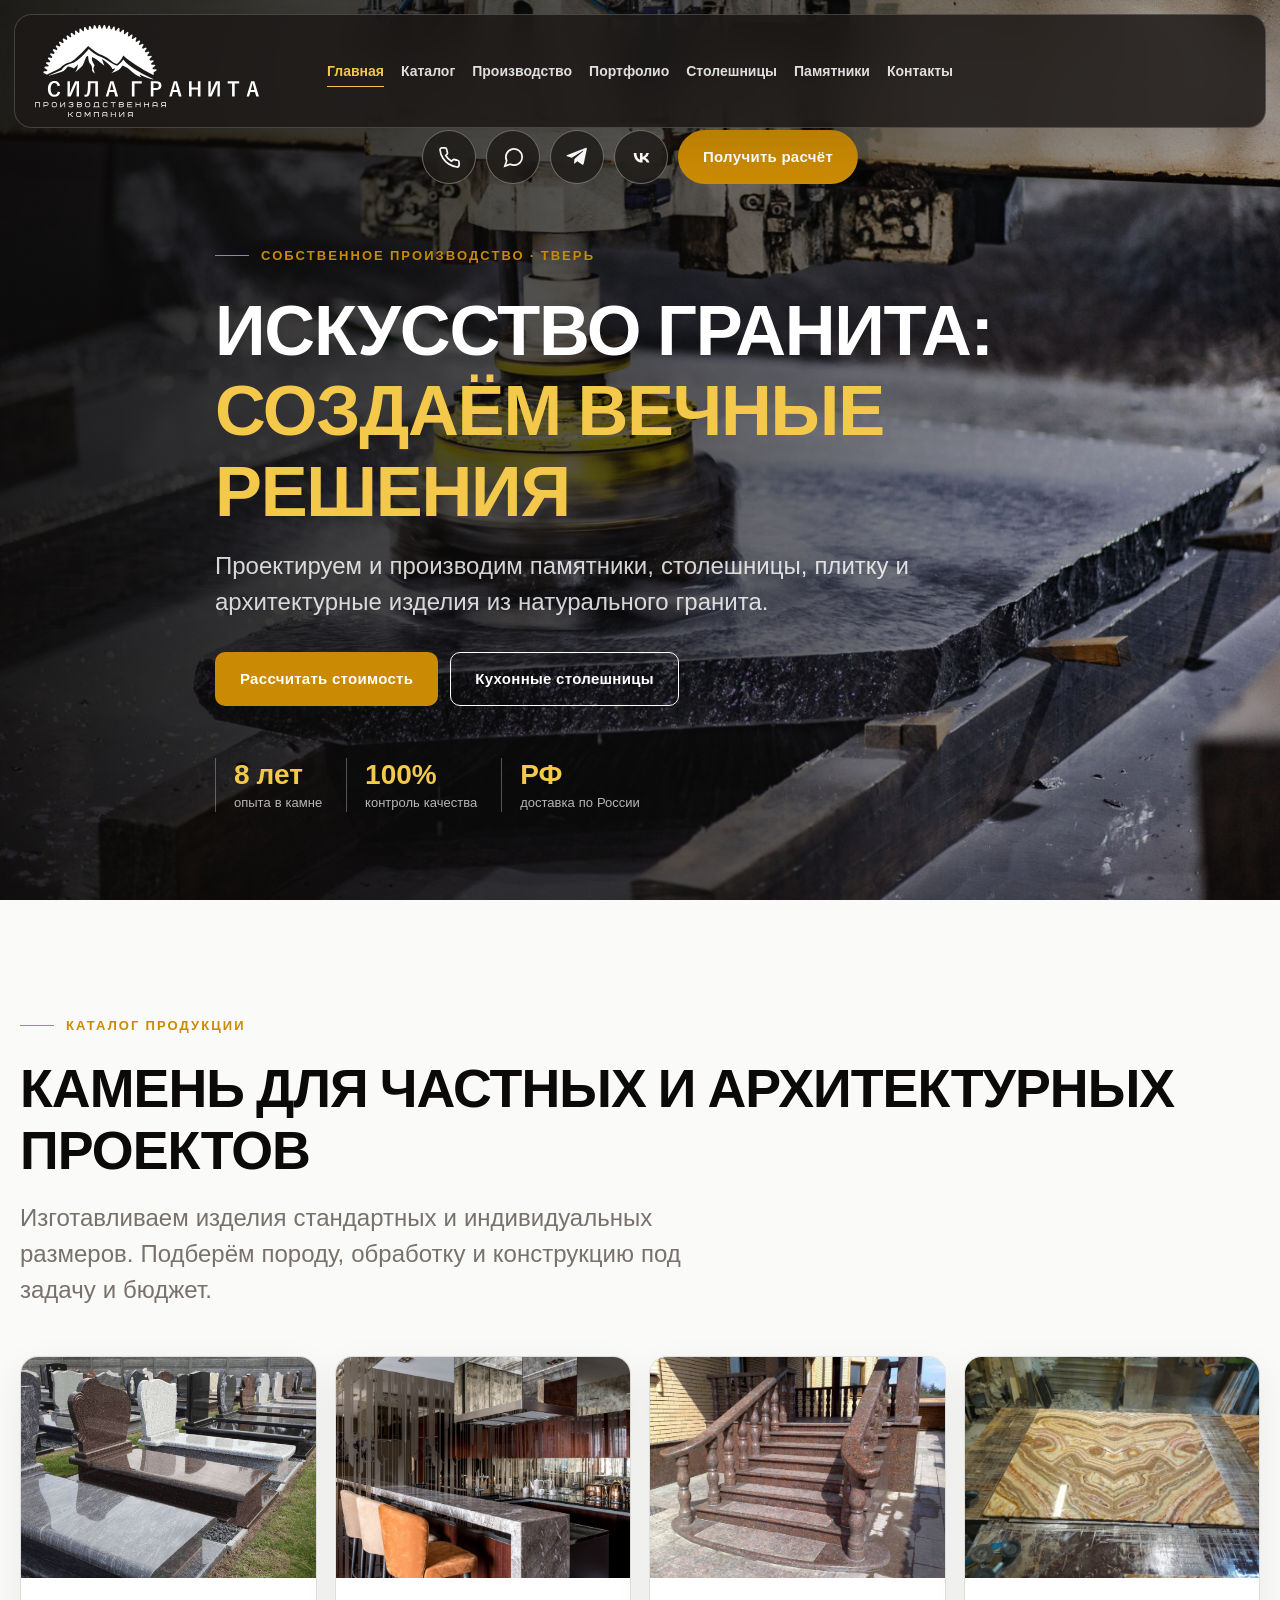
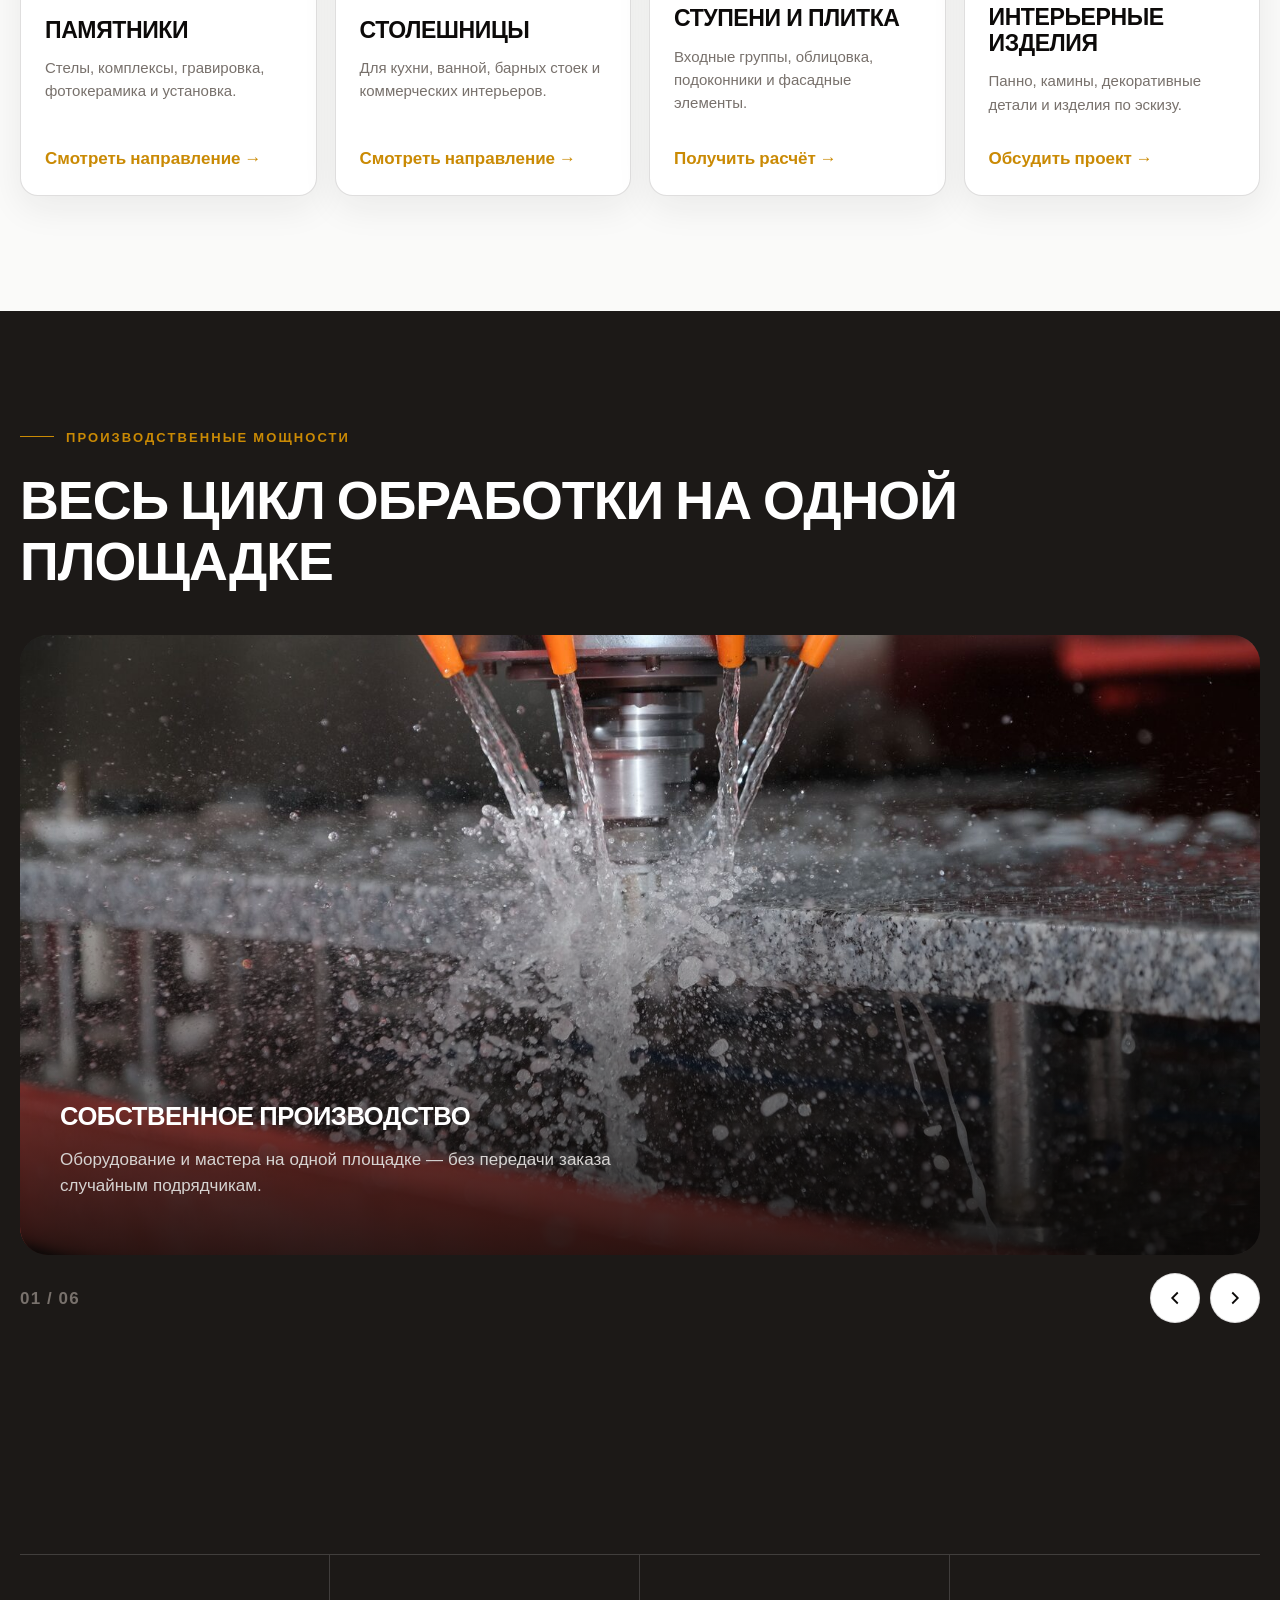
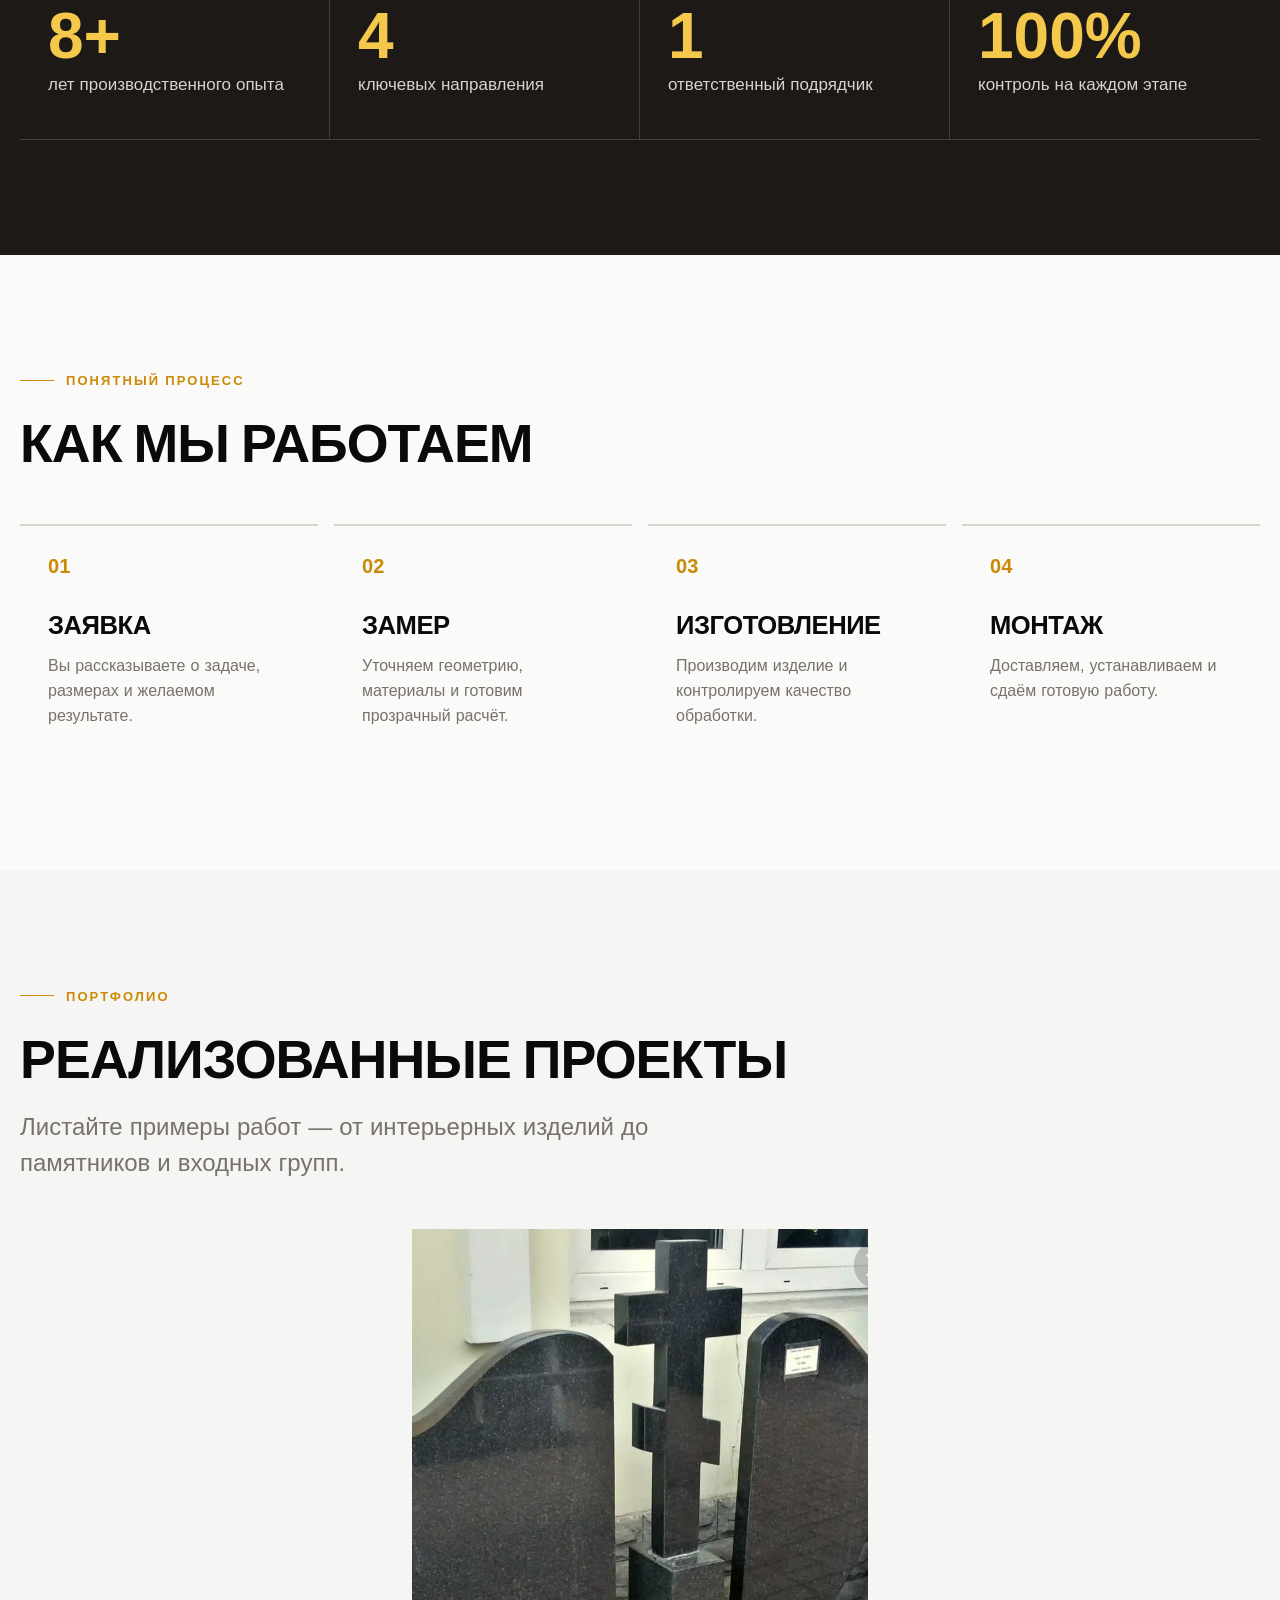
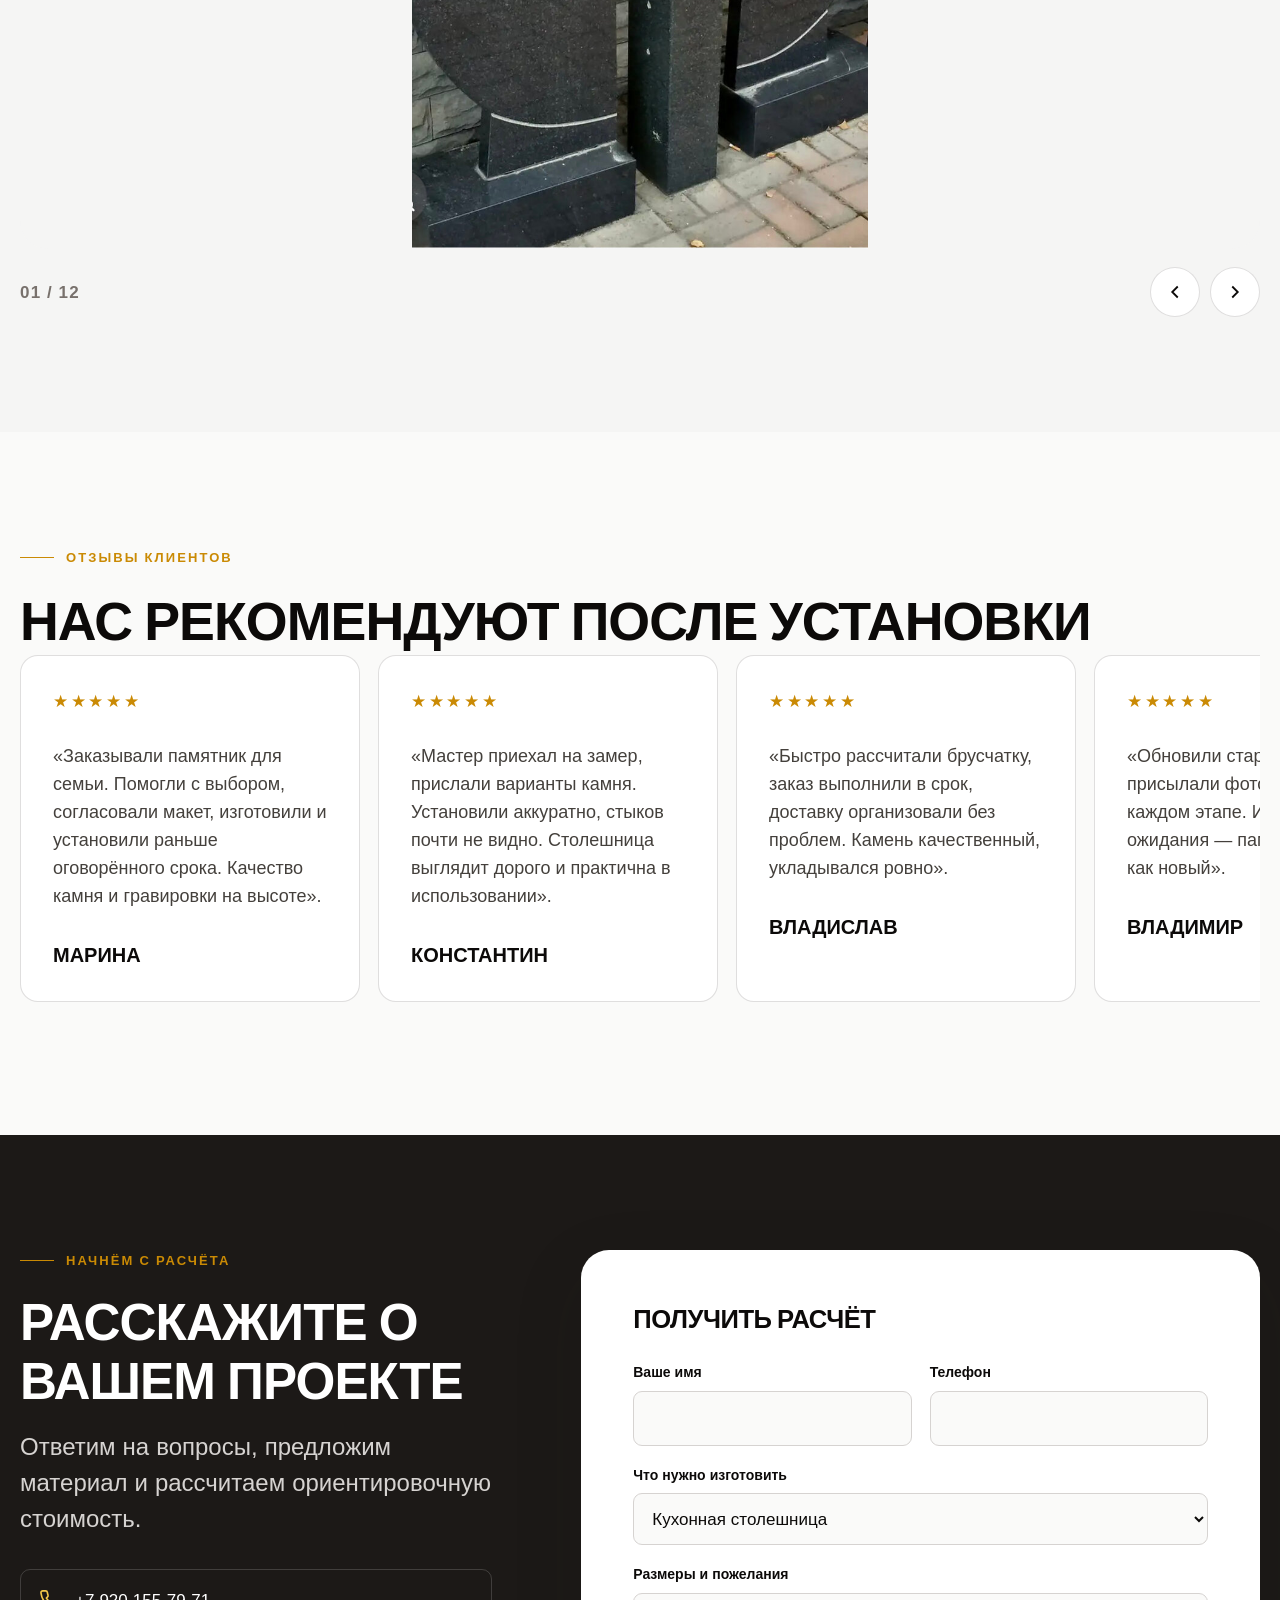
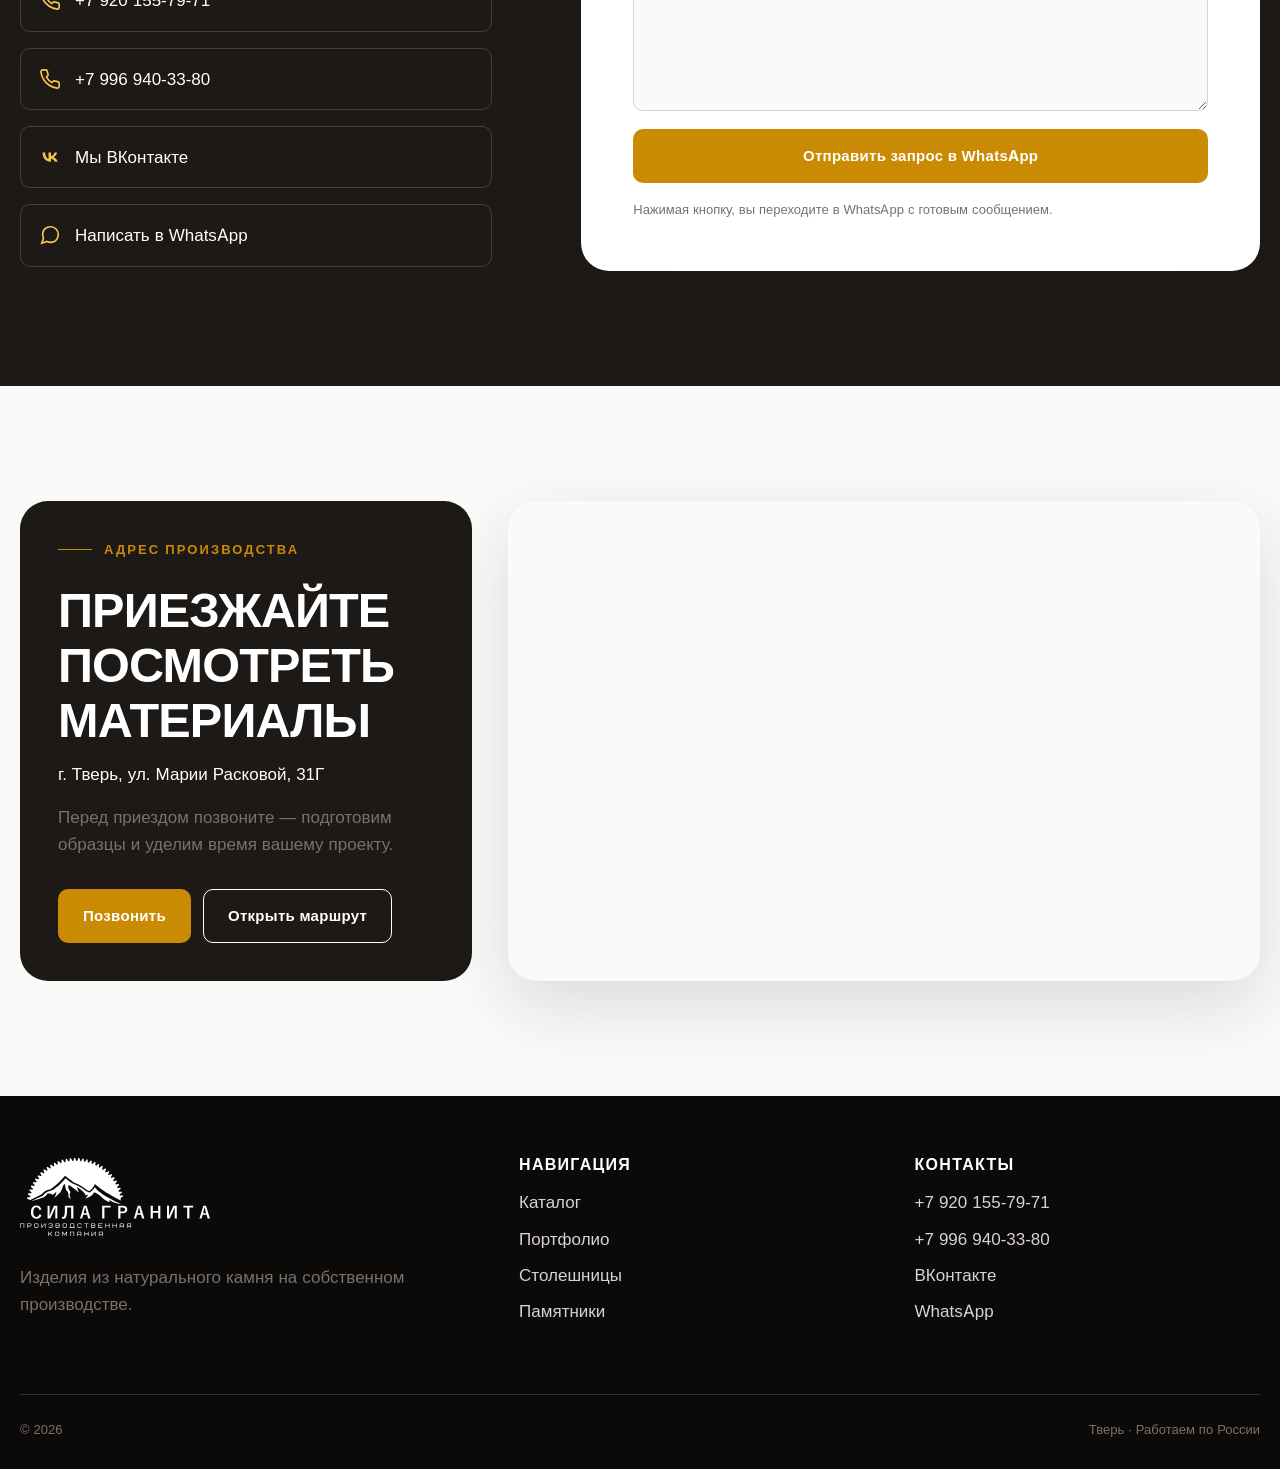
<file: deploy/index.html>
<!doctype html>
<html lang="ru">
<head>
  <meta charset="utf-8">
  <meta name="viewport" content="width=device-width,initial-scale=1">
  <title>Сила гранита — изделия из натурального камня</title>
  <meta name="description" content="Собственное производство изделий из гранита: памятники, кухонные столешницы, плитка и благоустройство. Замер, изготовление, доставка и монтаж.">
  <link rel="icon" href="assets/brand/logo.svg" type="image/svg+xml">
  <link rel="stylesheet" href="assets/css/design-system.css?v=7">
</head>
<body>
  <a class="skip-link" href="#content">Перейти к содержанию</a>
  <header class="site-header">
    <div class="nav-shell">
      <a class="brand brand--logo-only" href="index.html" aria-label="Сила гранита — главная">
        <img src="assets/brand/logo.svg" alt="Сила гранита">
      </a>
      <nav class="main-nav" aria-label="Основная навигация">
        <a href="index.html" aria-current="page">Главная</a>
        <a href="#catalog">Каталог</a>
        <a href="#capacity">Производство</a>
        <a href="#portfolio">Портфолио</a>
        <a href="kuhni/index.html">Столешницы</a>
        <a href="pamyatniki/index.html">Памятники</a>
        <a href="#contacts">Контакты</a>
      </nav>
      <button class="menu-toggle" type="button" aria-label="Открыть меню" aria-expanded="false">
        <svg viewBox="0 0 24 24" fill="none" stroke="currentColor" stroke-width="1.8"><path d="M4 7h16M4 12h16M4 17h16"/></svg>
      </button>
    </div>
  </header>

  <main id="content">
    <section class="hero hero--with-contact-bar">
      <img class="hero__image" src="assets/images/home/production-hero.jpg" alt="Обработка гранитной плиты на производстве">
      <div class="hero__veil"></div>
      <div class="hero-contact-bar" aria-label="Быстрые контакты">
        <a class="round-contact" href="tel:+79201557971" aria-label="Позвонить"><svg viewBox="0 0 24 24" fill="none" stroke="currentColor" stroke-width="1.8"><path d="M22 16.92v3a2 2 0 0 1-2.18 2 19.8 19.8 0 0 1-8.63-3.07 19.5 19.5 0 0 1-6-6A19.8 19.8 0 0 1 2.12 4.18 2 2 0 0 1 4.11 2h3a2 2 0 0 1 2 1.72c.13.96.36 1.9.69 2.8a2 2 0 0 1-.45 2.11L8.09 9.91a16 16 0 0 0 6 6l1.27-1.27a2 2 0 0 1 2.11-.45c.9.33 1.84.56 2.8.69A2 2 0 0 1 22 16.92z"/></svg></a>
        <a class="round-contact" href="https://wa.me/79201557971" target="_blank" rel="noopener" aria-label="WhatsApp"><svg viewBox="0 0 24 24" fill="none" stroke="currentColor" stroke-width="1.8"><path d="M21 11.5a8.5 8.5 0 0 1-12.3 7.6L3 21l1.9-5.7A8.5 8.5 0 1 1 21 11.5z"/></svg></a>
        <a class="round-contact" href="https://t.me/+79201557971" target="_blank" rel="noopener" aria-label="Telegram"><svg viewBox="0 0 24 24" fill="currentColor"><path d="m21.7 3.4-3.2 15.1c-.2 1.1-.9 1.4-1.8.9l-4.9-3.6-2.4 2.3c-.3.3-.5.5-1 .5l.4-5 9.1-8.2c.4-.4-.1-.6-.6-.2L6 12.3l-4.8-1.5c-1-.3-1.1-1 .2-1.5L20.2 2c.9-.3 1.7.2 1.5 1.4z"/></svg></a>
        <a class="round-contact" href="https://vk.com/id1073057068" target="_blank" rel="noopener" aria-label="ВКонтакте"><svg viewBox="0 0 24 24" fill="currentColor"><path d="M12.8 17.3c-5.5 0-8.7-3.8-8.9-10.1h2.8c.1 4.6 2.1 6.6 3.7 7V7.2h2.7v4c1.6-.2 3.4-2.1 4-4h2.7a7.8 7.8 0 0 1-3.7 5.1 8 8 0 0 1 4.3 5h-3c-.7-1.8-2.4-3.2-4.3-3.4v3.4h-.3z"/></svg></a>
        <a class="btn" href="#contacts">Получить расчёт</a>
      </div>
      <div class="container hero__content">
        <p class="eyebrow">Собственное производство · Тверь</p>
        <h1>Искусство гранита: <span class="gold">создаём вечные решения</span></h1>
        <p class="lead">Проектируем и производим памятники, столешницы, плитку и архитектурные изделия из натурального гранита.</p>
        <div class="actions">
          <a class="btn" href="#contacts">Рассчитать стоимость</a>
          <a class="btn btn--outline" href="kuhni/index.html">Кухонные столешницы</a>
        </div>
        <div class="hero__meta" aria-label="Преимущества">
          <div class="hero__stat"><strong>8 лет</strong><span>опыта в камне</span></div>
          <div class="hero__stat"><strong>100%</strong><span>контроль качества</span></div>
          <div class="hero__stat"><strong>РФ</strong><span>доставка по России</span></div>
        </div>
      </div>
    </section>

    <section class="section" id="catalog">
      <div class="container">
        <div class="reveal">
          <p class="eyebrow">Каталог продукции</p>
          <h2>Камень для частных и архитектурных проектов</h2>
          <p class="lead muted">Изготавливаем изделия стандартных и индивидуальных размеров. Подберём породу, обработку и конструкцию под задачу и бюджет.</p>
        </div>
        <div class="catalog-grid">
          <a class="catalog-card reveal" href="pamyatniki/index.html"><img src="assets/images/portfolio/memorials.jpg" alt="Памятники и мемориальные комплексы" loading="lazy"><div class="catalog-card__body"><h3>Памятники</h3><p>Стелы, комплексы, гравировка, фотокерамика и установка.</p><span class="catalog-card__link">Смотреть направление →</span></div></a>
          <a class="catalog-card reveal" href="kuhni/index.html"><img src="assets/images/portfolio/kitchen-bar.jpg" alt="Столешницы и барные стойки из камня" loading="lazy"><div class="catalog-card__body"><h3>Столешницы</h3><p>Для кухни, ванной, барных стоек и коммерческих интерьеров.</p><span class="catalog-card__link">Смотреть направление →</span></div></a>
          <article class="catalog-card reveal"><img src="assets/images/portfolio/granite-stairs.jpg" alt="Лестница и ступени из гранита" loading="lazy"><div class="catalog-card__body"><h3>Ступени и плитка</h3><p>Входные группы, облицовка, подоконники и фасадные элементы.</p><a class="catalog-card__link" href="#contacts">Получить расчёт →</a></div></article>
          <article class="catalog-card reveal"><img src="assets/images/portfolio/stone-panel.jpg" alt="Декоративное панно из природного камня" loading="lazy"><div class="catalog-card__body"><h3>Интерьерные изделия</h3><p>Панно, камины, декоративные детали и изделия по эскизу.</p><a class="catalog-card__link" href="#contacts">Обсудить проект →</a></div></article>
        </div>
      </div>
    </section>

    <section class="section section--dark" id="capacity">
      <div class="container">
        <div class="reveal"><p class="eyebrow">Производственные мощности</p><h2>Весь цикл обработки на одной площадке</h2></div>
        <div class="carousel reveal" data-carousel tabindex="0" aria-label="Производственные мощности">
          <div class="carousel__viewport"><div class="carousel__track">
            <article class="carousel__slide"><div class="carousel__media"><img src="assets/images/production/facility.jpg" alt="Производственная площадка"><div class="carousel__caption"><h3>Собственное производство</h3><p>Оборудование и мастера на одной площадке — без передачи заказа случайным подрядчикам.</p></div></div></article>
            <article class="carousel__slide"><div class="carousel__media"><img src="assets/images/production/cutting.jpg" alt="Резка гранита"><div class="carousel__caption"><h3>Резка и обработка</h3><p>Точный раскрой плит и подготовка сложной геометрии изделий.</p></div></div></article>
            <article class="carousel__slide"><div class="carousel__media"><img src="assets/images/production/polishing.jpg" alt="Полировка камня"><div class="carousel__caption"><h3>Полировка и отделка</h3><p>Финишная обработка поверхности и контроль каждой детали.</p></div></div></article>
            <article class="carousel__slide"><div class="carousel__media"><img src="assets/images/production/warehouse.jpg" alt="Склад камня"><div class="carousel__caption"><h3>Склад и логистика</h3><p>Хранение материалов, комплектация и организация доставки готовых изделий.</p></div></div></article>
            <article class="carousel__slide"><div class="carousel__media"><img src="assets/images/production/workshop.jpg" alt="Производственный цех"><div class="carousel__caption"><h3>Производственный цех</h3><p>Рабочая площадка для изготовления изделий разного масштаба и сложности.</p></div></div></article>
            <article class="carousel__slide"><div class="carousel__media"><img src="assets/images/production/finished.png" alt="Готовое изделие из камня"><div class="carousel__caption"><h3>Готовые изделия</h3><p>Финальная проверка геометрии, поверхности и комплектации перед доставкой.</p></div></div></article>
          </div></div>
          <div class="carousel__controls"><span class="carousel__counter"><span data-carousel-current>01</span> / 06</span><div class="carousel__buttons"><button class="icon-btn" data-carousel-prev aria-label="Предыдущий слайд"><svg viewBox="0 0 24 24" fill="none" stroke="currentColor" stroke-width="2"><path d="m15 18-6-6 6-6"/></svg></button><button class="icon-btn" data-carousel-next aria-label="Следующий слайд"><svg viewBox="0 0 24 24" fill="none" stroke="currentColor" stroke-width="2"><path d="m9 18 6-6-6-6"/></svg></button></div></div>
        </div>
      </div>
    </section>

    <section class="section section--dark">
      <div class="container">
        <div class="metrics reveal">
          <div class="metric"><strong>8+</strong><span>лет производственного опыта</span></div>
          <div class="metric"><strong>4</strong><span>ключевых направления</span></div>
          <div class="metric"><strong>1</strong><span>ответственный подрядчик</span></div>
          <div class="metric"><strong>100%</strong><span>контроль на каждом этапе</span></div>
        </div>
      </div>
    </section>

    <section class="section">
      <div class="container">
        <div class="reveal">
          <p class="eyebrow">Понятный процесс</p>
          <h2>Как мы работаем</h2>
        </div>
        <div class="process">
          <article class="process__item reveal"><h3>Заявка</h3><p>Вы рассказываете о задаче, размерах и желаемом результате.</p></article>
          <article class="process__item reveal"><h3>Замер</h3><p>Уточняем геометрию, материалы и готовим прозрачный расчёт.</p></article>
          <article class="process__item reveal"><h3>Изготовление</h3><p>Производим изделие и контролируем качество обработки.</p></article>
          <article class="process__item reveal"><h3>Монтаж</h3><p>Доставляем, устанавливаем и сдаём готовую работу.</p></article>
        </div>
      </div>
    </section>

    <section class="section section--soft" id="portfolio">
      <div class="container">
        <div class="reveal"><p class="eyebrow">Портфолио</p><h2>Реализованные проекты</h2><p class="lead muted">Листайте примеры работ — от интерьерных изделий до памятников и входных групп.</p></div>
        <div class="carousel carousel--image-only reveal" data-carousel tabindex="0" aria-label="Портфолио">
          <div class="carousel__viewport"><div class="carousel__track">
            <article class="carousel__slide"><div class="carousel__media"><img src="assets/images/portfolio/original-01.jpg" alt="Работа из портфолио 1"></div></article>
            <article class="carousel__slide"><div class="carousel__media"><img src="assets/images/portfolio/original-02.jpg" alt="Работа из портфолио 2"></div></article>
            <article class="carousel__slide"><div class="carousel__media"><img src="assets/images/portfolio/original-03.jpg" alt="Работа из портфолио 3"></div></article>
            <article class="carousel__slide"><div class="carousel__media"><img src="assets/images/portfolio/original-04.jpg" alt="Работа из портфолио 4"></div></article>
            <article class="carousel__slide"><div class="carousel__media"><img src="assets/images/portfolio/original-05.jpg" alt="Работа из портфолио 5"></div></article>
            <article class="carousel__slide"><div class="carousel__media"><img src="assets/images/portfolio/original-06.png" alt="Работа из портфолио 6"></div></article>
            <article class="carousel__slide"><div class="carousel__media"><img src="assets/images/portfolio/original-07.jpg" alt="Работа из портфолио 7"></div></article>
            <article class="carousel__slide"><div class="carousel__media"><img src="assets/images/portfolio/original-08.jpg" alt="Работа из портфолио 8"></div></article>
            <article class="carousel__slide"><div class="carousel__media"><img src="assets/images/portfolio/original-09.jpg" alt="Работа из портфолио 9"></div></article>
            <article class="carousel__slide"><div class="carousel__media"><img src="assets/images/portfolio/original-10.jpg" alt="Работа из портфолио 10"></div></article>
            <article class="carousel__slide"><div class="carousel__media"><img src="assets/images/portfolio/original-11.jpg" alt="Работа из портфолио 11"></div></article>
            <article class="carousel__slide"><div class="carousel__media"><img src="assets/images/portfolio/original-12.jpg" alt="Работа из портфолио 12"></div></article>
          </div></div>
          <div class="carousel__controls"><span class="carousel__counter"><span data-carousel-current>01</span> / 12</span><div class="carousel__buttons"><button class="icon-btn" data-carousel-prev aria-label="Предыдущая работа"><svg viewBox="0 0 24 24" fill="none" stroke="currentColor" stroke-width="2"><path d="m15 18-6-6 6-6"/></svg></button><button class="icon-btn" data-carousel-next aria-label="Следующая работа"><svg viewBox="0 0 24 24" fill="none" stroke="currentColor" stroke-width="2"><path d="m9 18 6-6-6-6"/></svg></button></div></div>
        </div>
      </div>
    </section>

    <section class="section">
      <div class="container">
        <div class="reveal"><p class="eyebrow">Отзывы клиентов</p><h2>Нас рекомендуют после установки</h2></div>
        <div class="reviews-track reveal" aria-label="Отзывы">
          <article class="review-card"><div class="review-card__stars">★★★★★</div><blockquote>«Заказывали памятник для семьи. Помогли с выбором, согласовали макет, изготовили и установили раньше оговорённого срока. Качество камня и гравировки на высоте».</blockquote><strong>Марина</strong></article>
          <article class="review-card"><div class="review-card__stars">★★★★★</div><blockquote>«Мастер приехал на замер, прислали варианты камня. Установили аккуратно, стыков почти не видно. Столешница выглядит дорого и практична в использовании».</blockquote><strong>Константин</strong></article>
          <article class="review-card"><div class="review-card__stars">★★★★★</div><blockquote>«Быстро рассчитали брусчатку, заказ выполнили в срок, доставку организовали без проблем. Камень качественный, укладывался ровно».</blockquote><strong>Владислав</strong></article>
          <article class="review-card"><div class="review-card__stars">★★★★★</div><blockquote>«Обновили старый памятник и присылали фотоотчёт на каждом этапе. Итог превзошёл ожидания — памятник выглядит как новый».</blockquote><strong>Владимир</strong></article>
        </div>
      </div>
    </section>

    <section class="section section--dark" id="contacts">
      <div class="container contact-layout">
        <div class="reveal">
          <p class="eyebrow">Начнём с расчёта</p>
          <h2>Расскажите о вашем проекте</h2>
          <p class="lead muted">Ответим на вопросы, предложим материал и рассчитаем ориентировочную стоимость.</p>
          <div class="contact-list">
            <a class="contact-item" href="tel:+79201557971"><svg viewBox="0 0 24 24" fill="none" stroke="currentColor" stroke-width="1.8"><path d="M22 16.92v3a2 2 0 0 1-2.18 2 19.79 19.79 0 0 1-8.63-3.07 19.5 19.5 0 0 1-6-6A19.79 19.79 0 0 1 2.12 4.18 2 2 0 0 1 4.11 2h3a2 2 0 0 1 2 1.72c.13.96.36 1.9.69 2.8a2 2 0 0 1-.45 2.11L8.09 9.91a16 16 0 0 0 6 6l1.27-1.27a2 2 0 0 1 2.11-.45c.9.33 1.84.56 2.8.69A2 2 0 0 1 22 16.92z"/></svg><span>+7 920 155-79-71</span></a>
            <a class="contact-item" href="tel:+79969403380"><svg viewBox="0 0 24 24" fill="none" stroke="currentColor" stroke-width="1.8"><path d="M22 16.92v3a2 2 0 0 1-2.18 2 19.79 19.79 0 0 1-8.63-3.07 19.5 19.5 0 0 1-6-6A19.79 19.79 0 0 1 2.12 4.18 2 2 0 0 1 4.11 2h3a2 2 0 0 1 2 1.72c.13.96.36 1.9.69 2.8a2 2 0 0 1-.45 2.11L8.09 9.91a16 16 0 0 0 6 6l1.27-1.27a2 2 0 0 1 2.11-.45c.9.33 1.84.56 2.8.69A2 2 0 0 1 22 16.92z"/></svg><span>+7 996 940-33-80</span></a>
            <a class="contact-item" href="https://vk.com/id1073057068" target="_blank" rel="noopener"><svg viewBox="0 0 24 24" fill="currentColor"><path d="M12.8 17.3c-5.5 0-8.7-3.8-8.9-10.1h2.8c.1 4.6 2.1 6.6 3.7 7V7.2h2.7v4c1.6-.2 3.4-2.1 4-4h2.7a7.8 7.8 0 0 1-3.7 5.1 8 8 0 0 1 4.3 5h-3c-.7-1.8-2.4-3.2-4.3-3.4v3.4h-.3z"/></svg><span>Мы ВКонтакте</span></a>
            <a class="contact-item" href="https://wa.me/79201557971" target="_blank" rel="noopener"><svg viewBox="0 0 24 24" fill="none" stroke="currentColor" stroke-width="1.8"><path d="M21 11.5a8.38 8.38 0 0 1-.9 3.8A8.5 8.5 0 0 1 12.5 20a8.38 8.38 0 0 1-3.8-.9L3 21l1.9-5.7A8.38 8.38 0 0 1 4 11.5 8.5 8.5 0 0 1 8.7 3.9a8.38 8.38 0 0 1 3.8-.9h.5a8.48 8.48 0 0 1 8 8z"/></svg><span>Написать в WhatsApp</span></a>
          </div>
        </div>
        <form class="form-card reveal" data-whatsapp-form>
          <h3>Получить расчёт</h3>
          <div class="form-grid">
            <div class="field"><label for="home-name">Ваше имя</label><input id="home-name" name="name" autocomplete="name" required></div>
            <div class="field"><label for="home-phone">Телефон</label><input id="home-phone" name="phone" type="tel" inputmode="tel" autocomplete="tel" required></div>
            <div class="field field--wide"><label for="home-product">Что нужно изготовить</label><select id="home-product" name="product"><option>Кухонная столешница</option><option>Памятник</option><option>Плитка или ступени</option><option>Другое изделие</option></select></div>
            <div class="field field--wide"><label for="home-message">Размеры и пожелания</label><textarea id="home-message" name="message"></textarea></div>
            <div class="field field--wide"><button class="btn" type="submit">Отправить запрос в WhatsApp</button></div>
          </div>
          <p class="form-note">Нажимая кнопку, вы переходите в WhatsApp с готовым сообщением.</p>
        </form>
      </div>
    </section>

    <section class="section" id="location">
      <div class="container location-grid">
        <div class="location-panel reveal"><p class="eyebrow">Адрес производства</p><h2>Приезжайте посмотреть материалы</h2><p>г. Тверь, ул. Марии Расковой, 31Г</p><p class="muted">Перед приездом позвоните — подготовим образцы и уделим время вашему проекту.</p><div class="actions"><a class="btn" href="tel:+79201557971">Позвонить</a><a class="btn btn--outline" href="https://yandex.ru/maps/?text=Тверь%20Марии%20Расковой%2031Г" target="_blank" rel="noopener">Открыть маршрут</a></div></div>
        <div class="map-card reveal"><iframe src="https://yandex.ru/map-widget/v1/?text=Тверь%2C%20улица%20Марии%20Расковой%2C%2031Г&z=16" title="Карта проезда к производству Сила гранита" loading="lazy" allowfullscreen></iframe></div>
      </div>
    </section>
  </main>

  <footer class="site-footer">
    <div class="container">
      <div class="footer-grid">
        <div><a class="brand footer-brand-only" href="index.html"><img src="assets/brand/logo.svg" alt="Сила гранита"></a><p class="muted">Изделия из натурального камня на собственном производстве.</p></div>
        <div><h3>Навигация</h3><ul class="footer-links"><li><a href="#catalog">Каталог</a></li><li><a href="#portfolio">Портфолио</a></li><li><a href="kuhni/index.html">Столешницы</a></li><li><a href="pamyatniki/index.html">Памятники</a></li></ul></div>
        <div><h3>Контакты</h3><ul class="footer-links"><li><a href="tel:+79201557971">+7 920 155-79-71</a></li><li><a href="tel:+79969403380">+7 996 940-33-80</a></li><li><a href="https://vk.com/id1073057068">ВКонтакте</a></li><li><a href="https://wa.me/79201557971">WhatsApp</a></li></ul></div>
      </div>
      <div class="footer-bottom"><span>© <span data-year></span></span><span>Тверь · Работаем по России</span></div>
    </div>
  </footer>
  <script src="assets/js/site.js"></script>
</body>
</html>
</file>
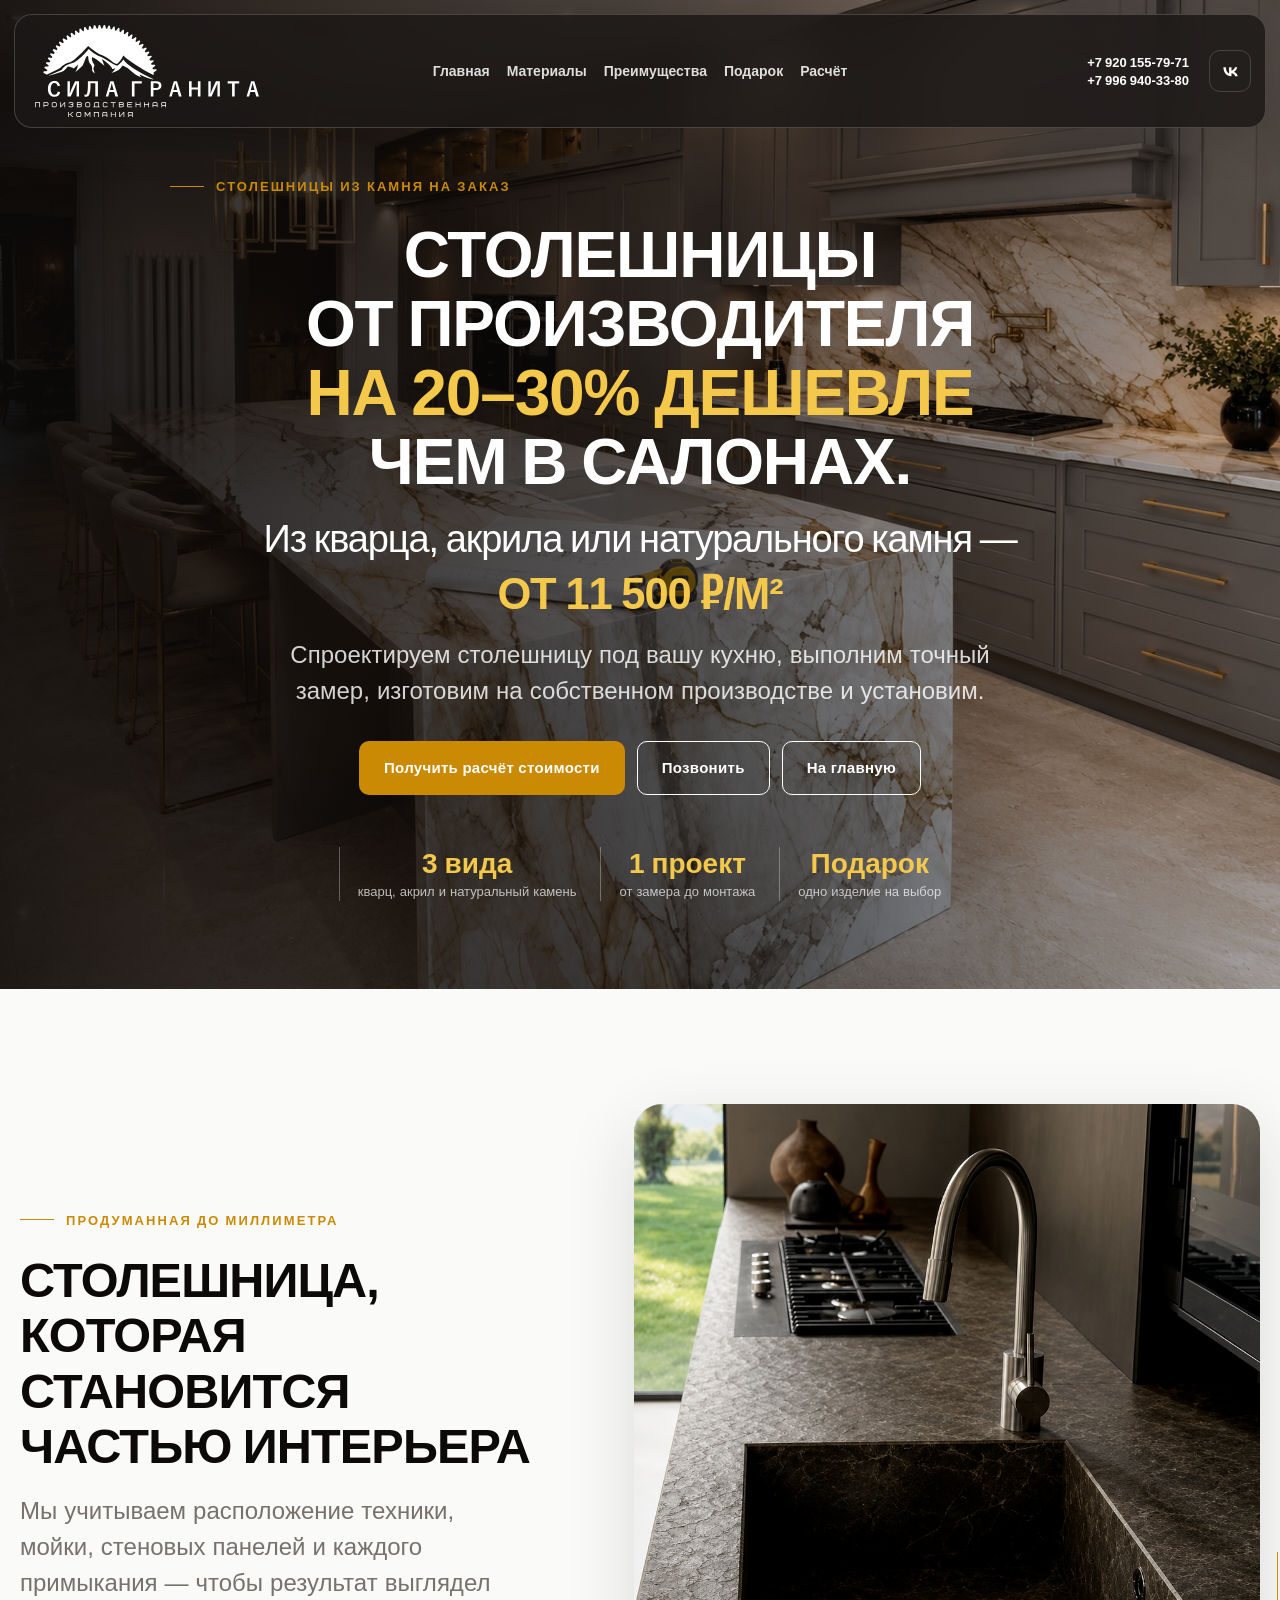
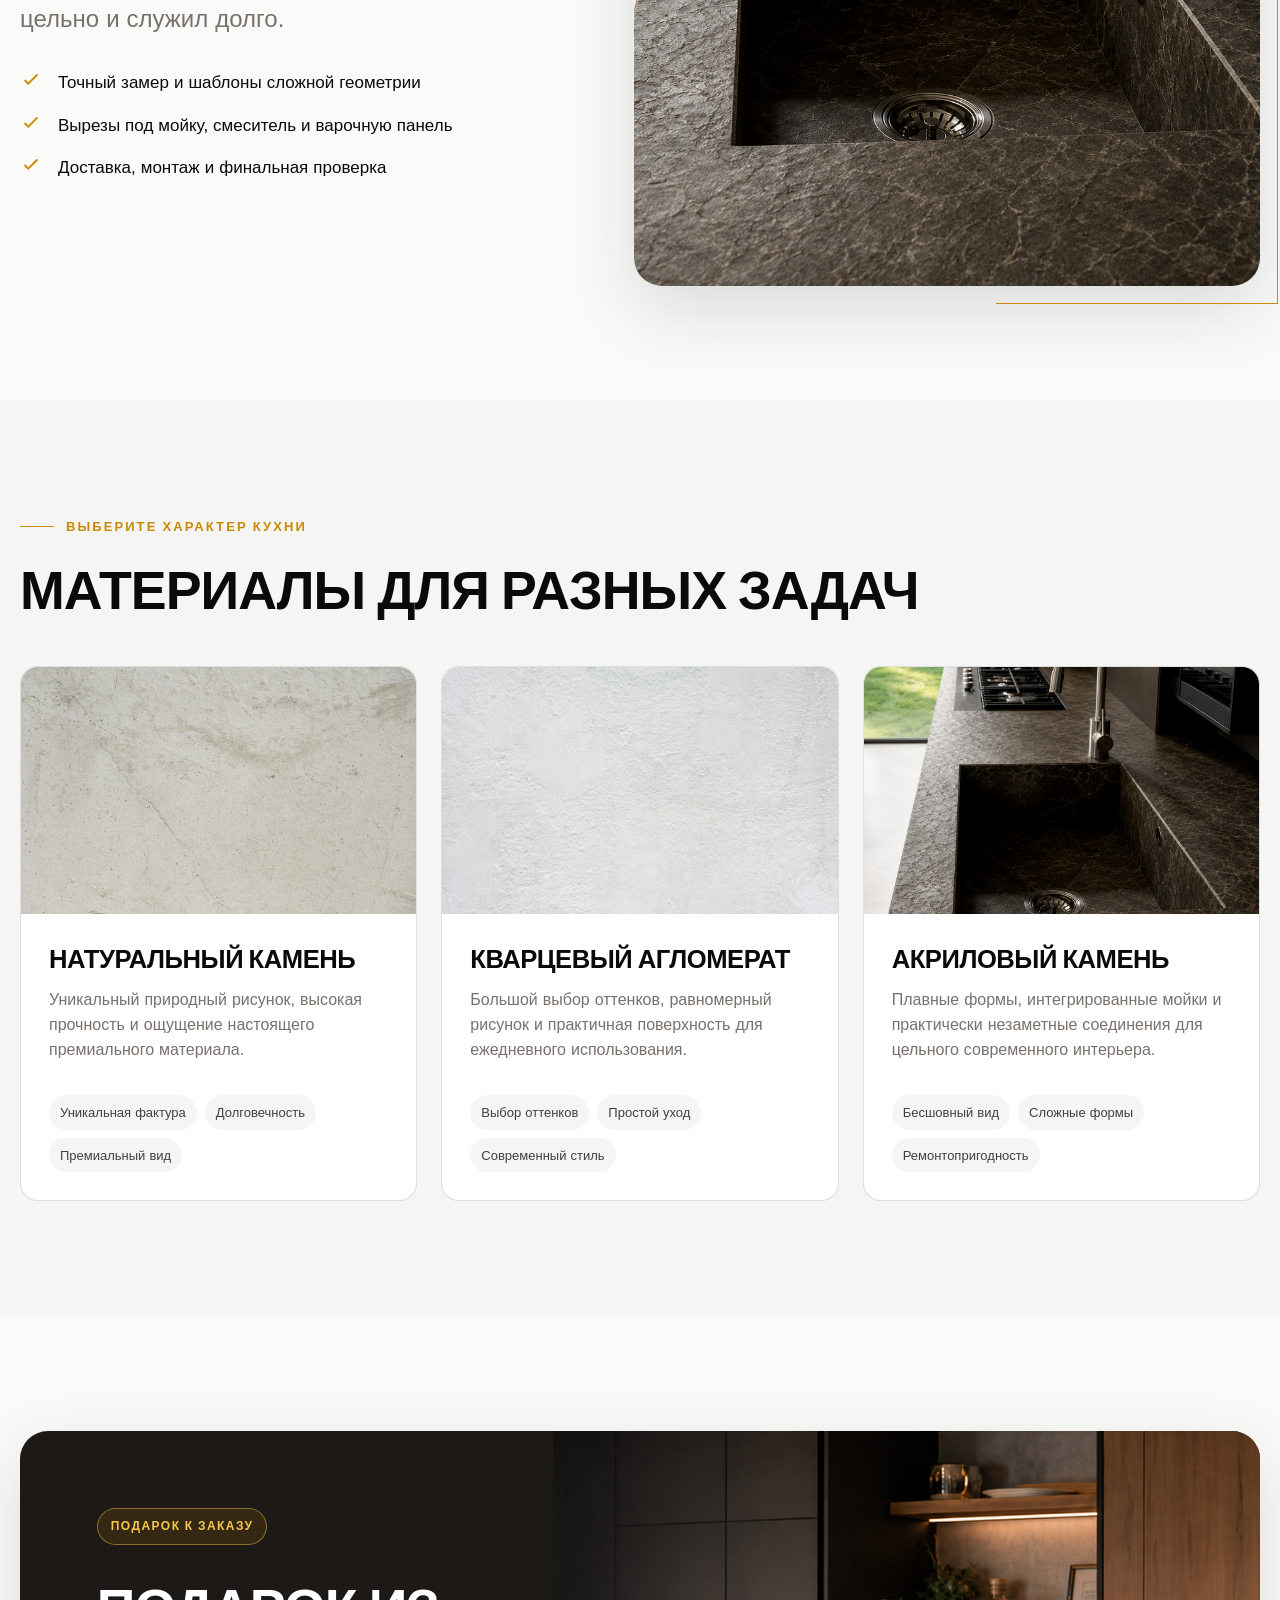
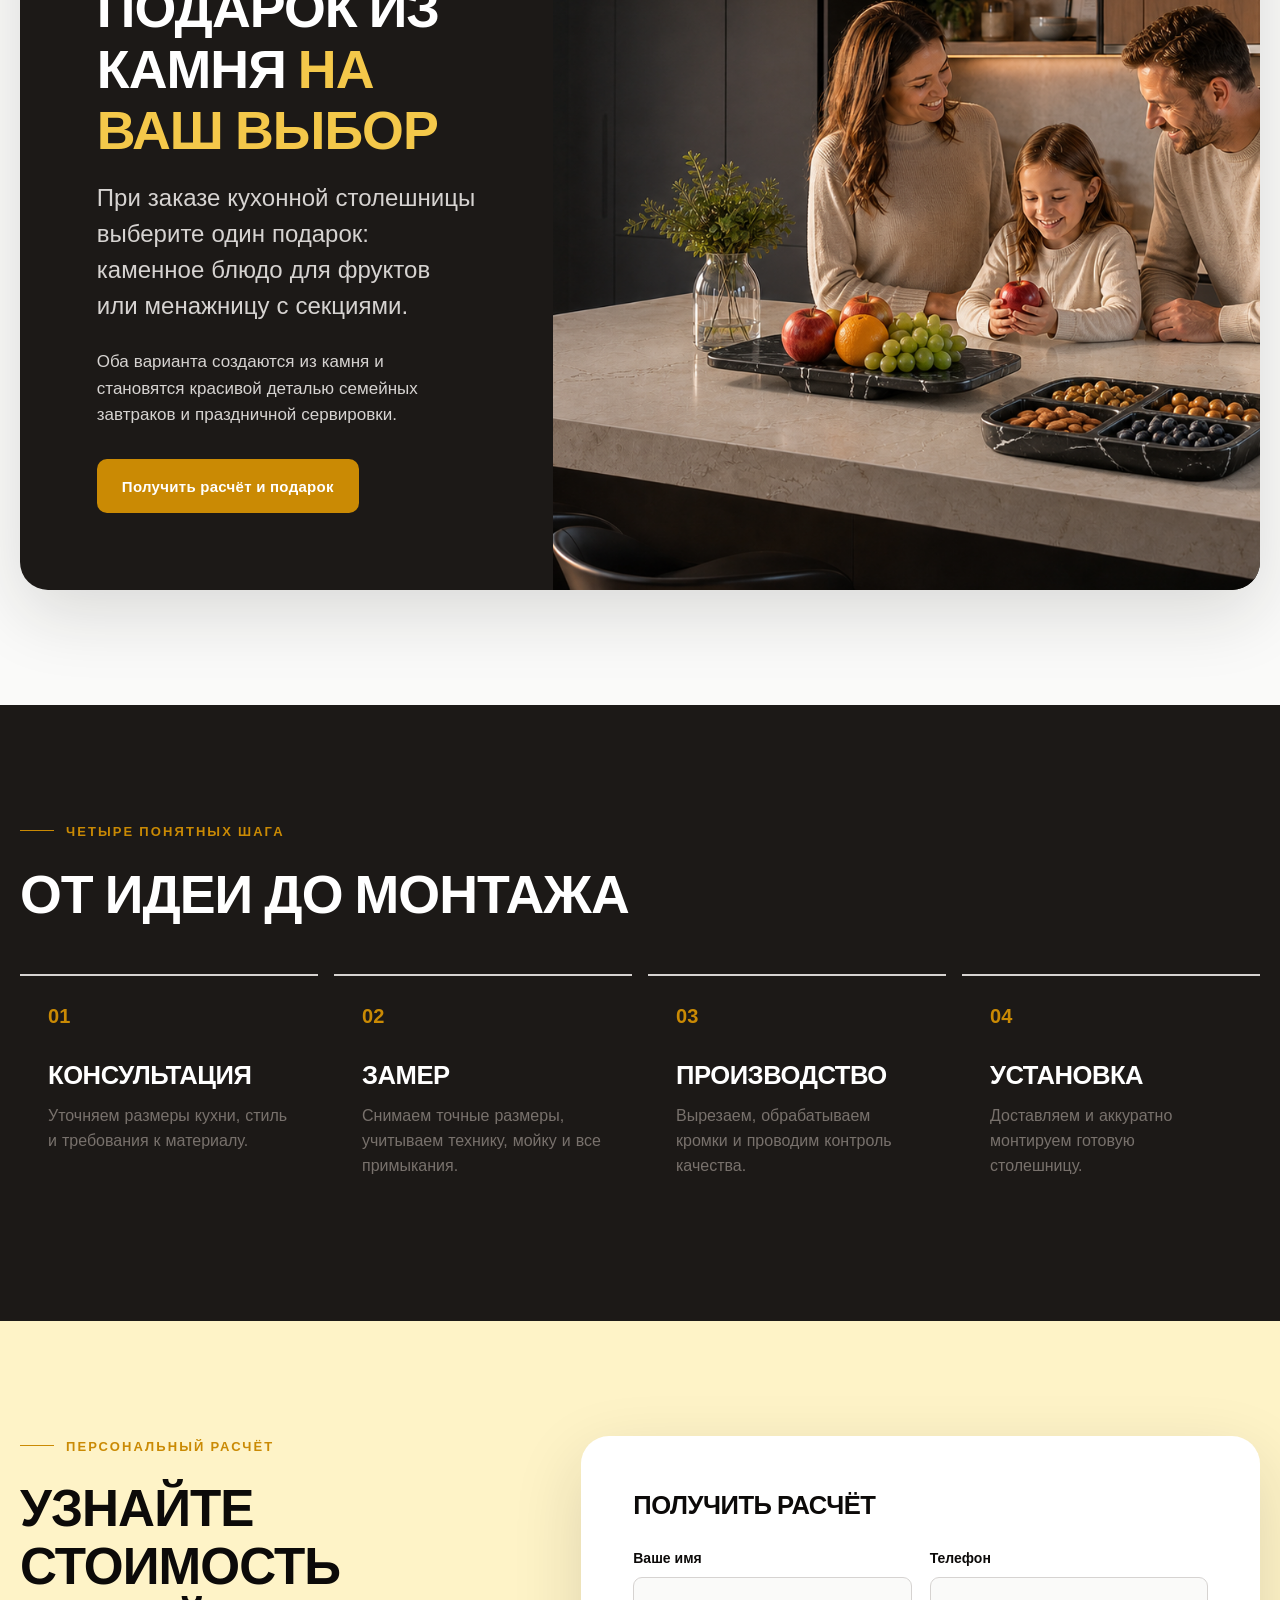
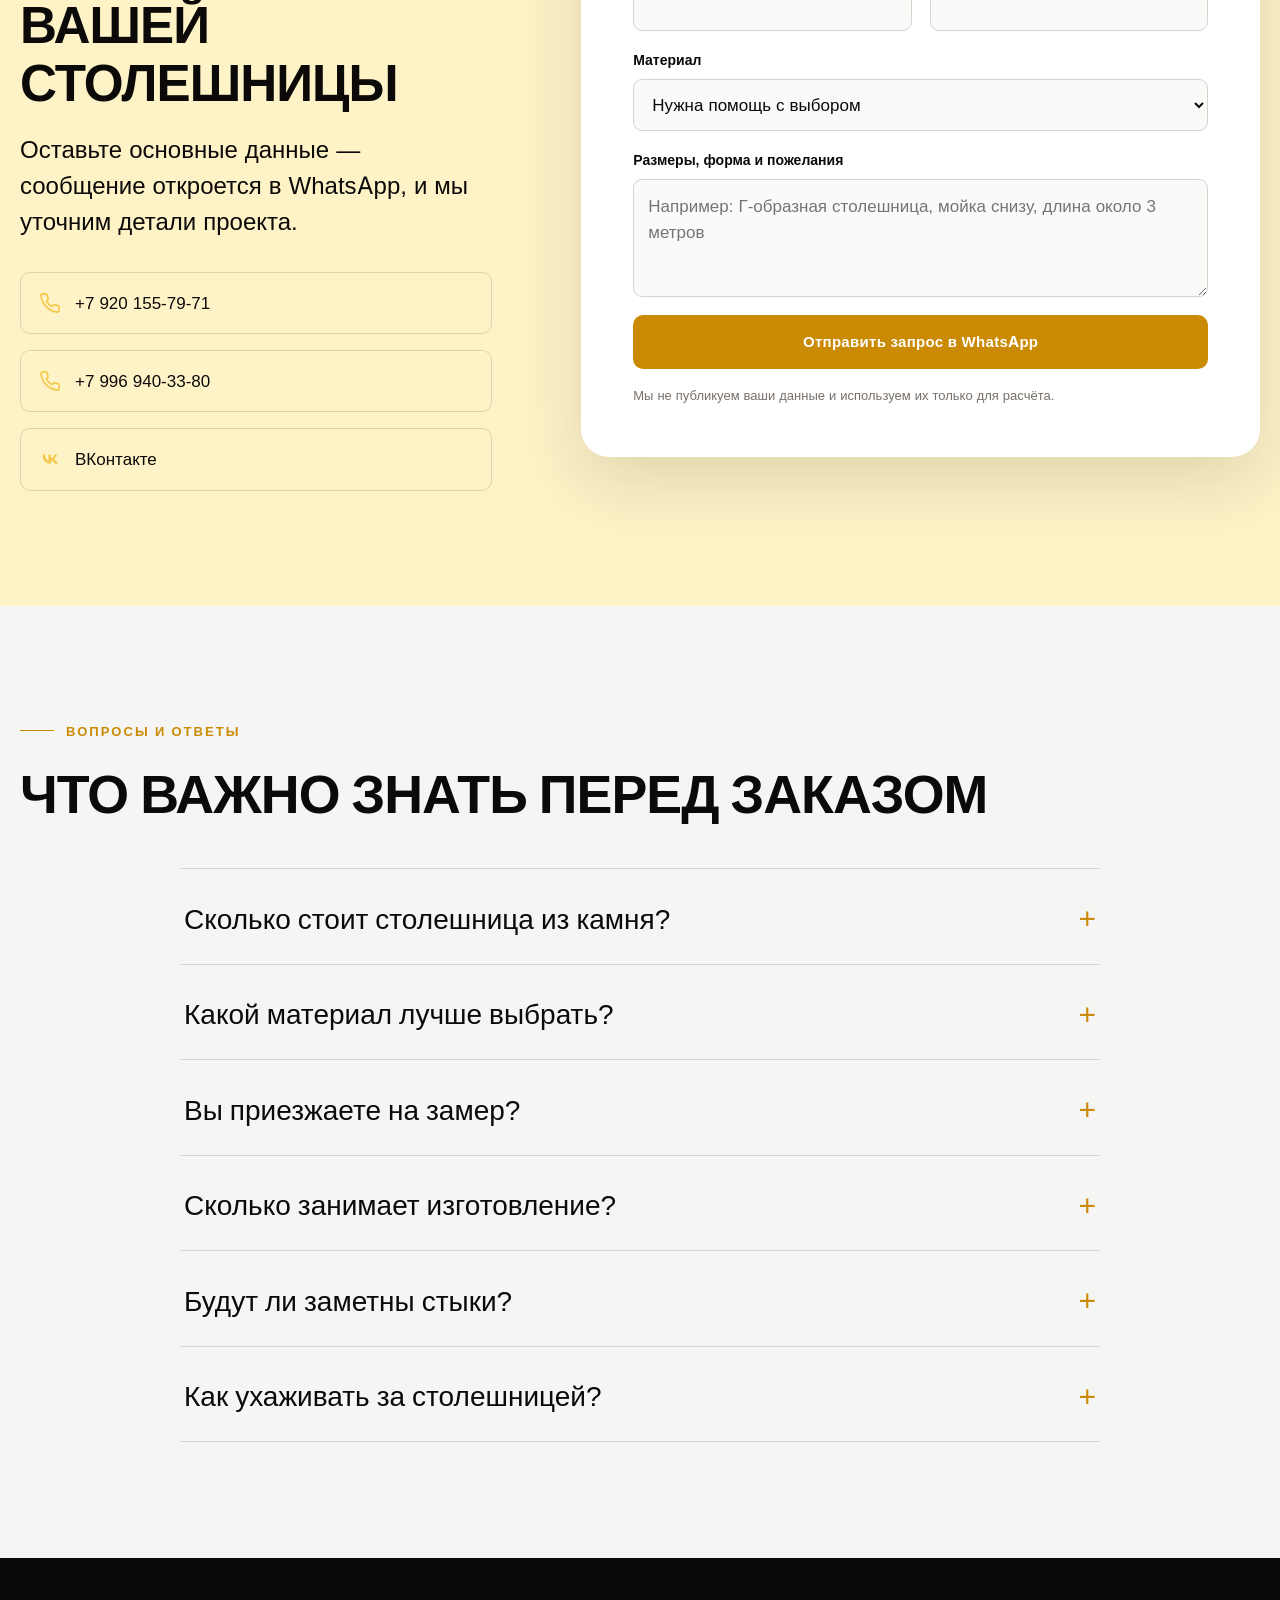
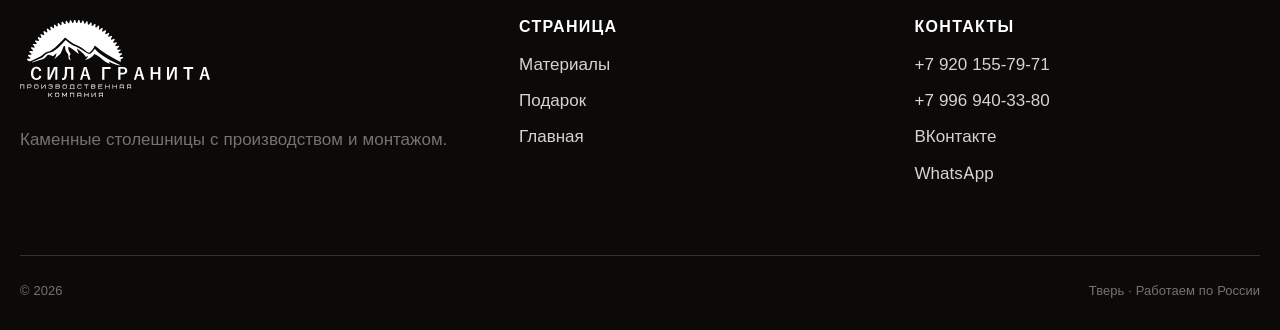
<file: deploy/kuhni/index.html>
<!doctype html>
<html lang="ru">
<head>
  <meta charset="utf-8">
  <meta name="viewport" content="width=device-width,initial-scale=1">
  <title>Кухонные столешницы из камня — Сила гранита</title>
  <meta name="description" content="Столешницы из натурального и искусственного камня на заказ. Замер, производство, доставка и монтаж. Фруктовница или менажница из камня в подарок на выбор.">
  <link rel="icon" href="../assets/brand/logo.svg" type="image/svg+xml">
  <link rel="stylesheet" href="../assets/css/design-system.css?v=7">
</head>
<body>
  <a class="skip-link" href="#content">Перейти к содержанию</a>
  <header class="site-header">
    <div class="nav-shell">
      <a class="brand brand--logo-only" href="../index.html" aria-label="Сила гранита — главная">
        <img src="../assets/brand/logo.svg" alt="Сила гранита">
      </a>
      <nav class="main-nav" aria-label="Основная навигация">
        <a href="../index.html">Главная</a>
        <a href="#materials">Материалы</a>
        <a href="#benefits">Преимущества</a>
        <a href="#gift">Подарок</a>
        <a href="#calculation">Расчёт</a>
      </nav>
      <div class="header-phones">
        <a class="header-phone" href="tel:+79201557971">+7 920 155-79-71</a>
        <a class="header-phone" href="tel:+79969403380">+7 996 940-33-80</a>
      </div>
      <a class="social-link" href="https://vk.com/id1073057068" target="_blank" rel="noopener" aria-label="ВКонтакте"><svg viewBox="0 0 24 24" fill="currentColor"><path d="M12.8 17.3c-5.5 0-8.7-3.8-8.9-10.1h2.8c.1 4.6 2.1 6.6 3.7 7V7.2h2.7v4c1.6-.2 3.4-2.1 4-4h2.7a7.8 7.8 0 0 1-3.7 5.1 8 8 0 0 1 4.3 5h-3c-.7-1.8-2.4-3.2-4.3-3.4v3.4h-.3z"/></svg></a>
      <a class="btn" href="#calculation">Получить расчёт</a>
      <button class="menu-toggle" type="button" aria-label="Открыть меню" aria-expanded="false">
        <svg viewBox="0 0 24 24" fill="none" stroke="currentColor" stroke-width="1.8"><path d="M4 7h16M4 12h16M4 17h16"/></svg>
      </button>
    </div>
  </header>

  <main id="content">
    <section class="hero">
      <img class="hero__image" src="../assets/images/kitchen/hero.png" alt="Современная кухня с каменной столешницей">
      <div class="hero__veil"></div>
      <div class="container hero__content hero__content--center">
        <p class="eyebrow">Столешницы из камня на заказ</p>
        <h1 class="hero-offer">Столешницы<br>от производителя<br><span class="gold">на 20–30% дешевле</span><br>чем в салонах.<span class="hero-offer__sub">Из кварца, акрила или натурального камня —</span><span class="hero-offer__price">от 11 500 ₽/м²</span></h1>
        <p class="lead">Спроектируем столешницу под вашу кухню, выполним точный замер, изготовим на собственном производстве и установим.</p>
        <div class="actions">
          <a class="btn" href="#calculation">Получить расчёт стоимости</a>
          <a class="btn btn--outline" href="tel:+79201557971">Позвонить</a>
          <a class="btn btn--outline" href="../index.html">На главную</a>
        </div>
        <div class="hero__meta">
          <div class="hero__stat"><strong>3 вида</strong><span>кварц, акрил и натуральный камень</span></div>
          <div class="hero__stat"><strong>1 проект</strong><span>от замера до монтажа</span></div>
          <div class="hero__stat"><strong>Подарок</strong><span>одно изделие на выбор</span></div>
        </div>
      </div>
    </section>

    <section class="section" id="benefits">
      <div class="container intro-grid">
        <div class="reveal">
          <p class="eyebrow">Продуманная до миллиметра</p>
          <h2>Столешница, которая становится частью интерьера</h2>
          <p class="lead muted">Мы учитываем расположение техники, мойки, стеновых панелей и каждого примыкания — чтобы результат выглядел цельно и служил долго.</p>
          <ul class="check-list">
            <li><svg viewBox="0 0 24 24" fill="none" stroke="currentColor" stroke-width="2"><path d="m5 12 4 4L19 6"/></svg><span>Точный замер и шаблоны сложной геометрии</span></li>
            <li><svg viewBox="0 0 24 24" fill="none" stroke="currentColor" stroke-width="2"><path d="m5 12 4 4L19 6"/></svg><span>Вырезы под мойку, смеситель и варочную панель</span></li>
            <li><svg viewBox="0 0 24 24" fill="none" stroke="currentColor" stroke-width="2"><path d="m5 12 4 4L19 6"/></svg><span>Доставка, монтаж и финальная проверка</span></li>
          </ul>
        </div>
        <div class="image-frame reveal"><img src="../assets/images/kitchen/sink.png" alt="Каменная столешница с интегрированной мойкой" loading="lazy"></div>
      </div>
    </section>

    <section class="section section--soft" id="materials">
      <div class="container">
        <div class="reveal"><p class="eyebrow">Выберите характер кухни</p><h2>Материалы для разных задач</h2></div>
        <div class="materials">
          <article class="material-card reveal">
            <img src="../assets/images/kitchen/natural-stone.jpg" alt="Фактура натурального камня" loading="lazy">
            <div class="material-card__body"><h3>Натуральный камень</h3><p>Уникальный природный рисунок, высокая прочность и ощущение настоящего премиального материала.</p><div class="tags"><span class="tag">Уникальная фактура</span><span class="tag">Долговечность</span><span class="tag">Премиальный вид</span></div></div>
          </article>
          <article class="material-card reveal">
            <img src="../assets/images/kitchen/quartz.jpg" alt="Светлая кварцевая столешница" loading="lazy">
            <div class="material-card__body"><h3>Кварцевый агломерат</h3><p>Большой выбор оттенков, равномерный рисунок и практичная поверхность для ежедневного использования.</p><div class="tags"><span class="tag">Выбор оттенков</span><span class="tag">Простой уход</span><span class="tag">Современный стиль</span></div></div>
          </article>
          <article class="material-card reveal">
            <img src="../assets/images/kitchen/sink.png" alt="Акриловая столешница с интегрированной мойкой" loading="lazy">
            <div class="material-card__body"><h3>Акриловый камень</h3><p>Плавные формы, интегрированные мойки и практически незаметные соединения для цельного современного интерьера.</p><div class="tags"><span class="tag">Бесшовный вид</span><span class="tag">Сложные формы</span><span class="tag">Ремонтопригодность</span></div></div>
          </article>
        </div>
      </div>
    </section>

    <section class="section" id="gift">
      <div class="container">
        <div class="gift reveal">
          <div class="gift__copy">
            <span class="badge">Подарок к заказу</span>
            <h2>Подарок из камня <span class="gold">на ваш выбор</span></h2>
            <p class="lead">При заказе кухонной столешницы выберите один подарок: каменное блюдо для фруктов или менажницу с секциями.</p>
            <p>Оба варианта создаются из камня и становятся красивой деталью семейных завтраков и праздничной сервировки.</p>
            <div class="actions"><a class="btn" href="#calculation">Получить расчёт и подарок</a></div>
          </div>
          <div class="gift__media"><img src="../assets/images/kitchen/gift-family-v3.png" alt="Семья на кухне: ребёнок держит яблоко, рядом мраморная фруктовница и менажница" loading="lazy"></div>
        </div>
      </div>
    </section>

    <section class="section section--dark">
      <div class="container">
        <div class="reveal"><p class="eyebrow">Четыре понятных шага</p><h2>От идеи до монтажа</h2></div>
        <div class="process">
          <article class="process__item reveal"><h3>Консультация</h3><p>Уточняем размеры кухни, стиль и требования к материалу.</p></article>
          <article class="process__item reveal"><h3>Замер</h3><p>Снимаем точные размеры, учитываем технику, мойку и все примыкания.</p></article>
          <article class="process__item reveal"><h3>Производство</h3><p>Вырезаем, обрабатываем кромки и проводим контроль качества.</p></article>
          <article class="process__item reveal"><h3>Установка</h3><p>Доставляем и аккуратно монтируем готовую столешницу.</p></article>
        </div>
      </div>
    </section>

    <section class="section section--gold" id="calculation">
      <div class="container contact-layout">
        <div class="reveal">
          <p class="eyebrow">Персональный расчёт</p>
          <h2>Узнайте стоимость вашей столешницы</h2>
          <p class="lead">Оставьте основные данные — сообщение откроется в WhatsApp, и мы уточним детали проекта.</p>
          <div class="contact-list">
            <a class="contact-item" style="color:var(--ink);border-color:var(--line)" href="tel:+79201557971"><svg viewBox="0 0 24 24" fill="none" stroke="currentColor" stroke-width="1.8"><path d="M22 16.92v3a2 2 0 0 1-2.18 2 19.79 19.79 0 0 1-8.63-3.07 19.5 19.5 0 0 1-6-6A19.79 19.79 0 0 1 2.12 4.18 2 2 0 0 1 4.11 2h3a2 2 0 0 1 2 1.72c.13.96.36 1.9.69 2.8a2 2 0 0 1-.45 2.11L8.09 9.91a16 16 0 0 0 6 6l1.27-1.27a2 2 0 0 1 2.11-.45c.9.33 1.84.56 2.8.69A2 2 0 0 1 22 16.92z"/></svg><span>+7 920 155-79-71</span></a>
            <a class="contact-item" style="color:var(--ink);border-color:var(--line)" href="tel:+79969403380"><svg viewBox="0 0 24 24" fill="none" stroke="currentColor" stroke-width="1.8"><path d="M22 16.92v3a2 2 0 0 1-2.18 2 19.79 19.79 0 0 1-8.63-3.07 19.5 19.5 0 0 1-6-6A19.79 19.79 0 0 1 2.12 4.18 2 2 0 0 1 4.11 2h3a2 2 0 0 1 2 1.72c.13.96.36 1.9.69 2.8a2 2 0 0 1-.45 2.11L8.09 9.91a16 16 0 0 0 6 6l1.27-1.27a2 2 0 0 1 2.11-.45c.9.33 1.84.56 2.8.69A2 2 0 0 1 22 16.92z"/></svg><span>+7 996 940-33-80</span></a>
            <a class="contact-item" style="color:var(--ink);border-color:var(--line)" href="https://vk.com/id1073057068" target="_blank" rel="noopener"><svg viewBox="0 0 24 24" fill="currentColor"><path d="M12.8 17.3c-5.5 0-8.7-3.8-8.9-10.1h2.8c.1 4.6 2.1 6.6 3.7 7V7.2h2.7v4c1.6-.2 3.4-2.1 4-4h2.7a7.8 7.8 0 0 1-3.7 5.1 8 8 0 0 1 4.3 5h-3c-.7-1.8-2.4-3.2-4.3-3.4v3.4h-.3z"/></svg><span>ВКонтакте</span></a>
          </div>
        </div>
        <form class="form-card reveal" data-whatsapp-form>
          <h3>Получить расчёт</h3>
          <div class="form-grid">
            <div class="field"><label for="k-name">Ваше имя</label><input id="k-name" name="name" autocomplete="name" required></div>
            <div class="field"><label for="k-phone">Телефон</label><input id="k-phone" name="phone" type="tel" inputmode="tel" autocomplete="tel" required></div>
            <div class="field field--wide"><label for="k-product">Материал</label><select id="k-product" name="product"><option>Нужна помощь с выбором</option><option>Натуральный камень</option><option>Кварцевый агломерат</option></select></div>
            <div class="field field--wide"><label for="k-message">Размеры, форма и пожелания</label><textarea id="k-message" name="message" placeholder="Например: Г-образная столешница, мойка снизу, длина около 3 метров"></textarea></div>
            <div class="field field--wide"><button class="btn" type="submit">Отправить запрос в WhatsApp</button></div>
          </div>
          <p class="form-note">Мы не публикуем ваши данные и используем их только для расчёта.</p>
        </form>
      </div>
    </section>

    <section class="section section--soft" id="faq">
      <div class="container">
        <div class="reveal"><p class="eyebrow">Вопросы и ответы</p><h2>Что важно знать перед заказом</h2></div>
        <div class="faq reveal">
          <details><summary>Сколько стоит столешница из камня?</summary><div class="faq__answer">Стоимость начинается от 11 500 ₽/м² и зависит от материала, толщины, формы, вырезов под технику и сложности монтажа. Точный расчёт подготовим после размеров или замера.</div></details>
          <details><summary>Какой материал лучше выбрать?</summary><div class="faq__answer">Кварцевый агломерат устойчив к пятнам и царапинам, акрил позволяет делать плавные формы и почти незаметные швы, натуральный камень ценят за уникальный природный рисунок.</div></details>
          <details><summary>Вы приезжаете на замер?</summary><div class="faq__answer">Да. Мастер снимает точные размеры, учитывает стены, мойку, варочную панель, розетки и особенности будущего монтажа.</div></details>
          <details><summary>Сколько занимает изготовление?</summary><div class="faq__answer">Срок зависит от материала, формы и загрузки производства. После замера назовём точную дату изготовления и монтажа.</div></details>
          <details><summary>Будут ли заметны стыки?</summary><div class="faq__answer">Расположение стыков продумываем заранее. Цвет клея подбирается под камень, а соединения аккуратно шлифуются и полируются.</div></details>
          <details><summary>Как ухаживать за столешницей?</summary><div class="faq__answer">Для ежедневного ухода достаточно мягкой салфетки и нейтрального моющего средства. Вместе с заказом дадим рекомендации именно для выбранного материала.</div></details>
        </div>
      </div>
    </section>
  </main>

  <footer class="site-footer">
    <div class="container">
      <div class="footer-grid">
        <div><a class="brand footer-brand-only" href="../index.html"><img src="../assets/brand/logo.svg" alt="Сила гранита"></a><p class="muted">Каменные столешницы с производством и монтажом.</p></div>
        <div><h3>Страница</h3><ul class="footer-links"><li><a href="#materials">Материалы</a></li><li><a href="#gift">Подарок</a></li><li><a href="../index.html">Главная</a></li></ul></div>
        <div><h3>Контакты</h3><ul class="footer-links"><li><a href="tel:+79201557971">+7 920 155-79-71</a></li><li><a href="tel:+79969403380">+7 996 940-33-80</a></li><li><a href="https://vk.com/id1073057068">ВКонтакте</a></li><li><a href="https://wa.me/79201557971">WhatsApp</a></li></ul></div>
      </div>
      <div class="footer-bottom"><span>© <span data-year></span></span><span>Тверь · Работаем по России</span></div>
    </div>
  </footer>
  <script src="../assets/js/site.js"></script>
</body>
</html>
</file>
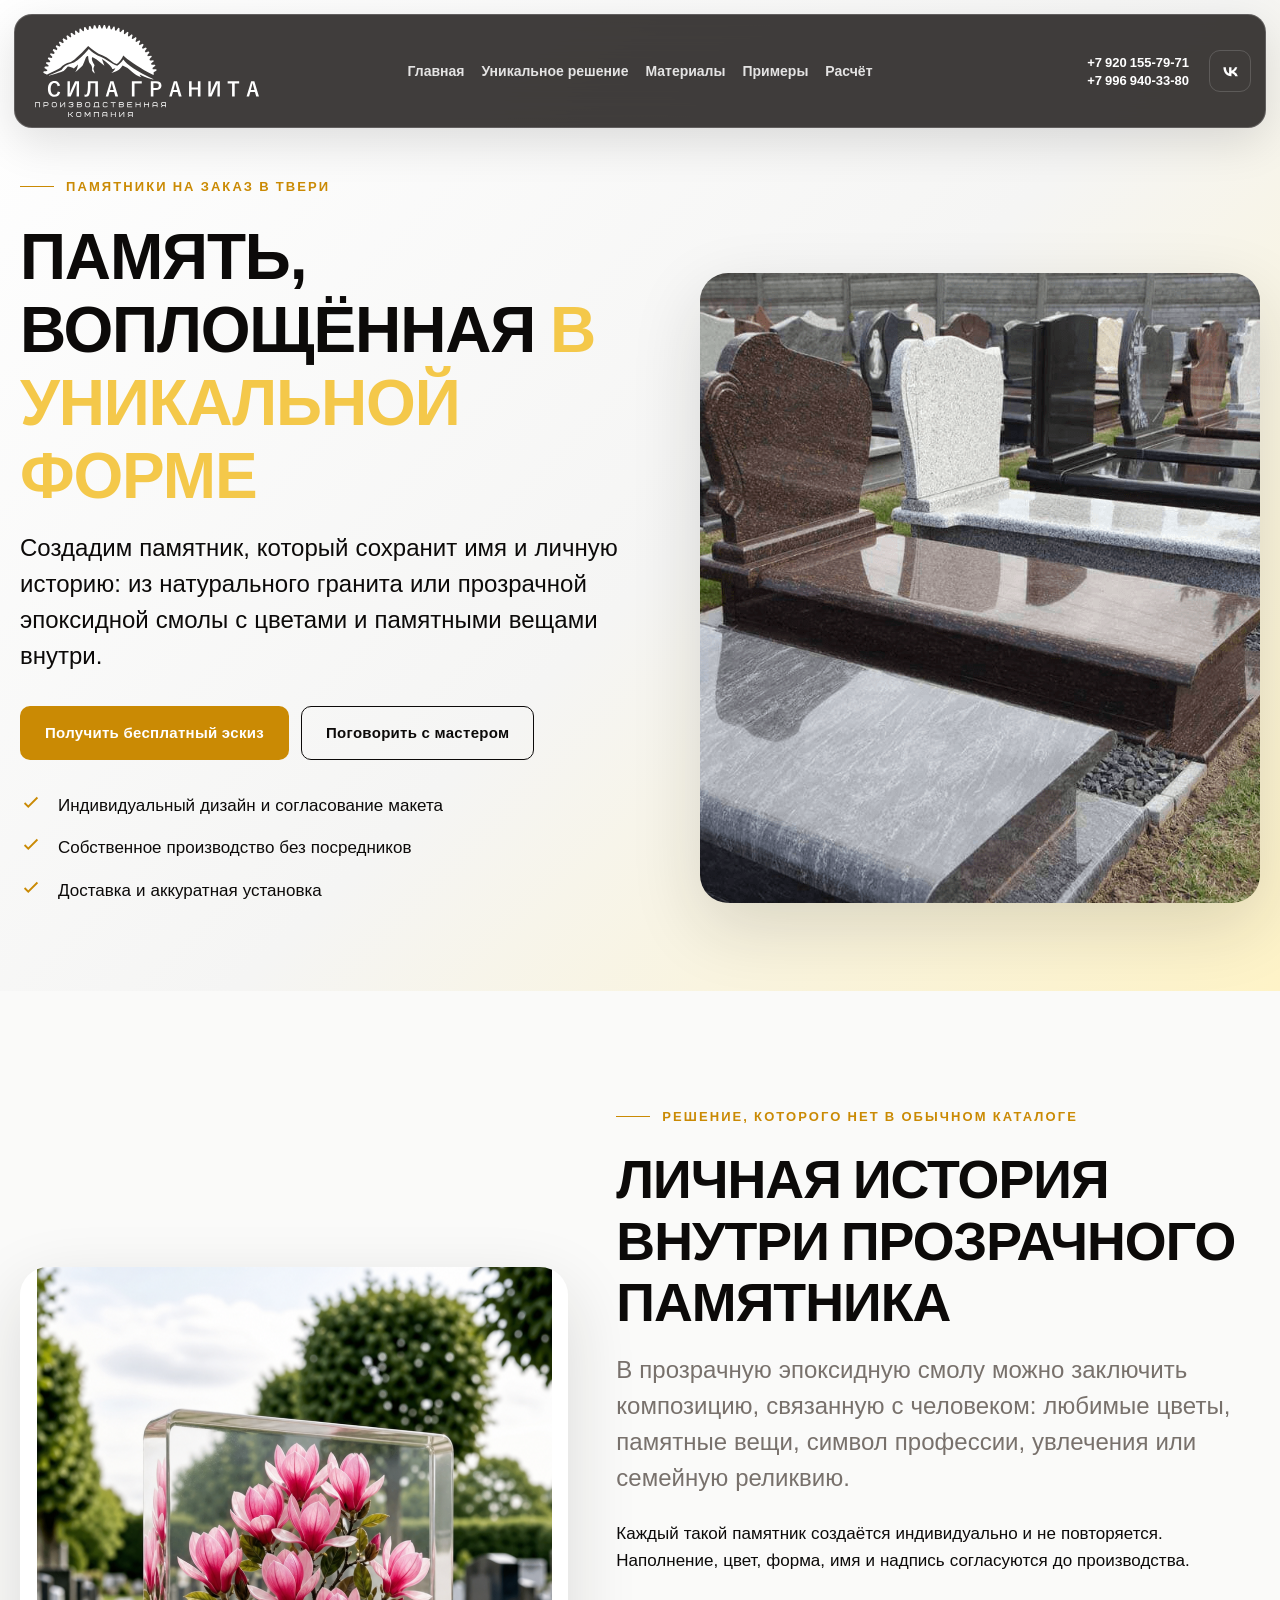
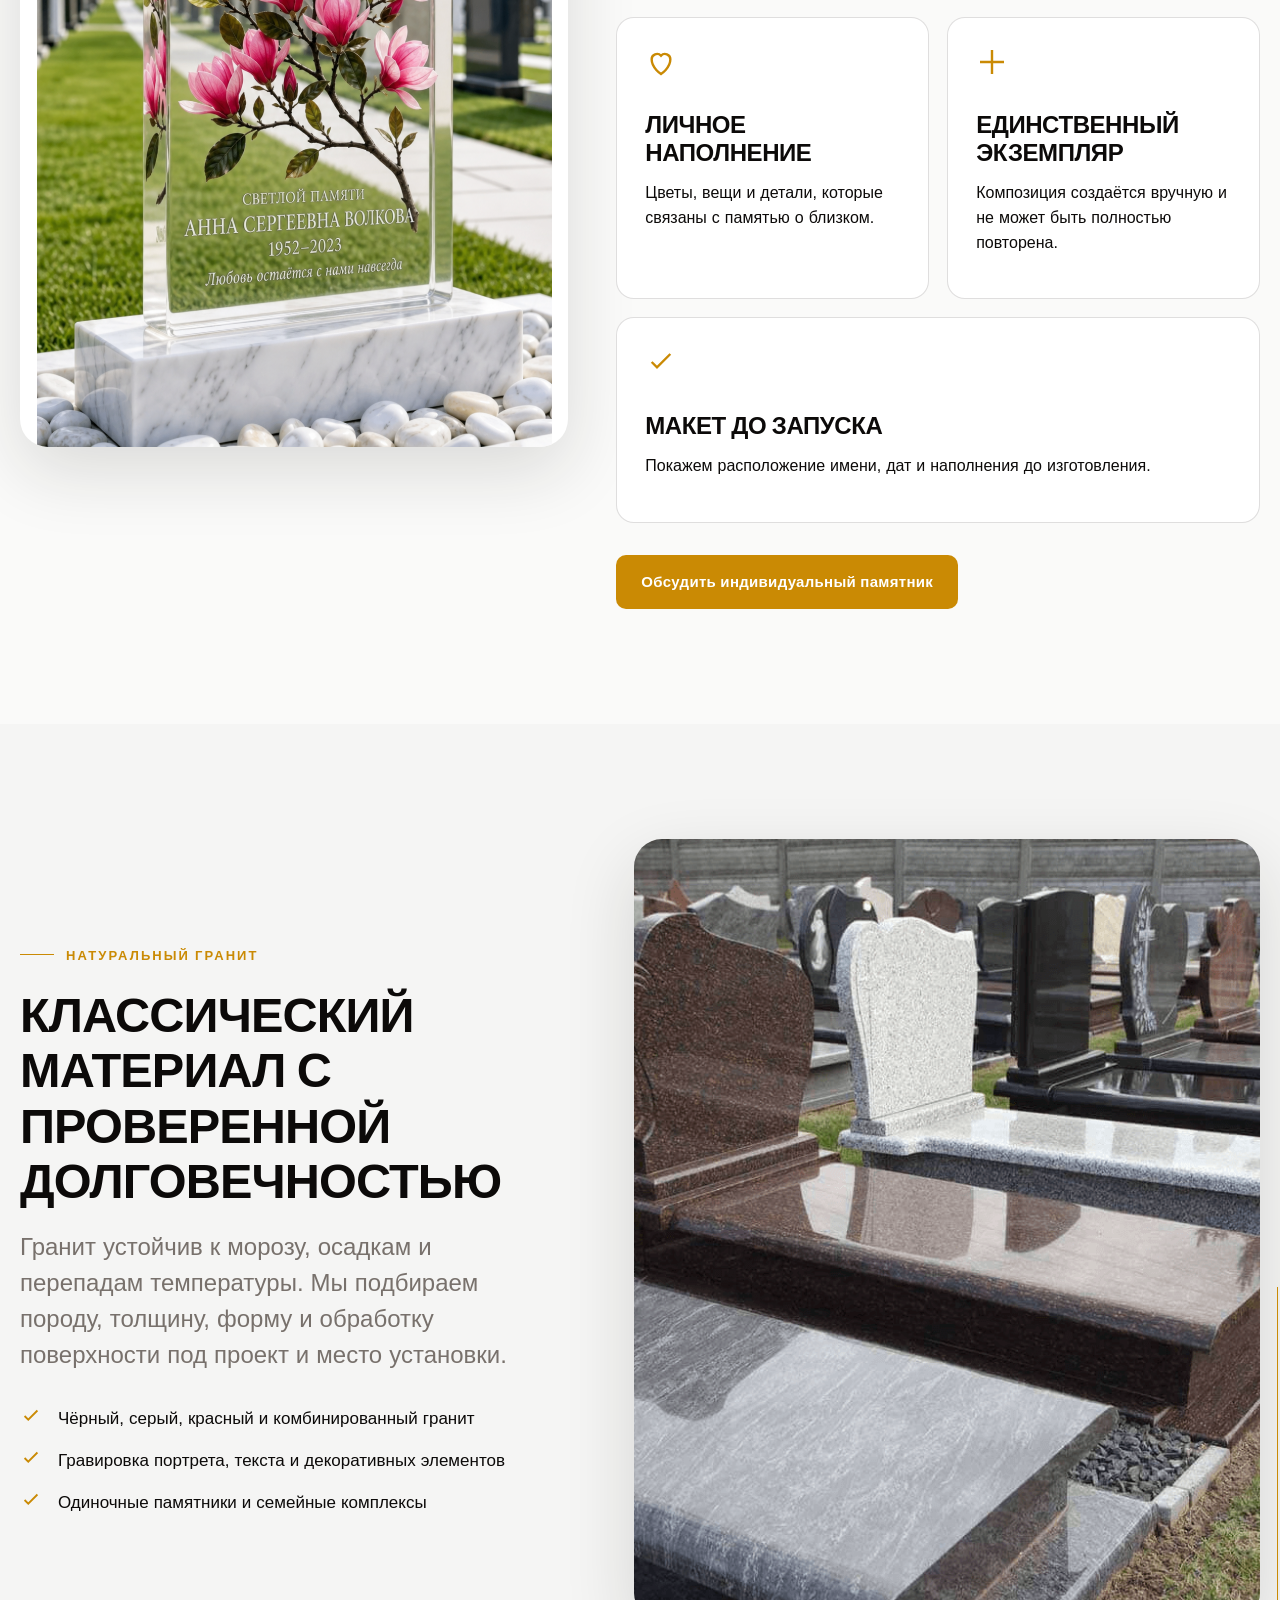
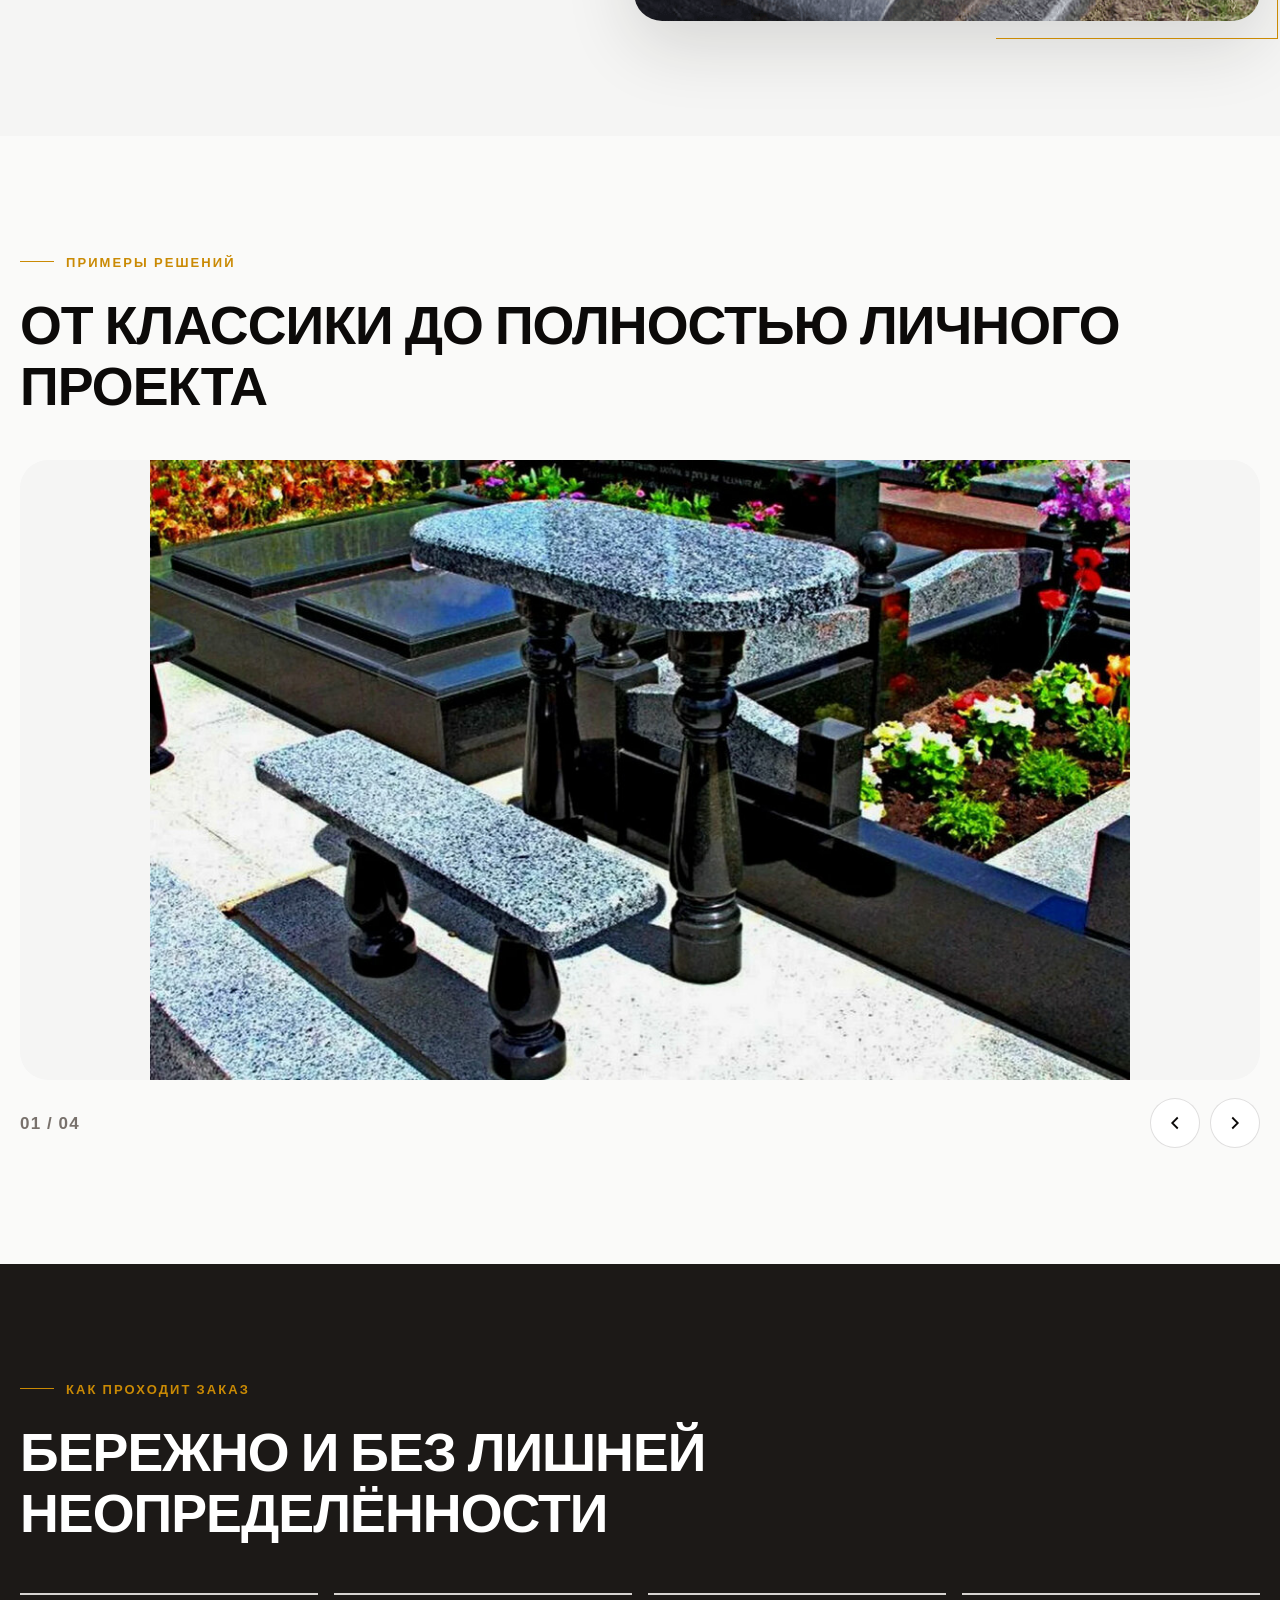
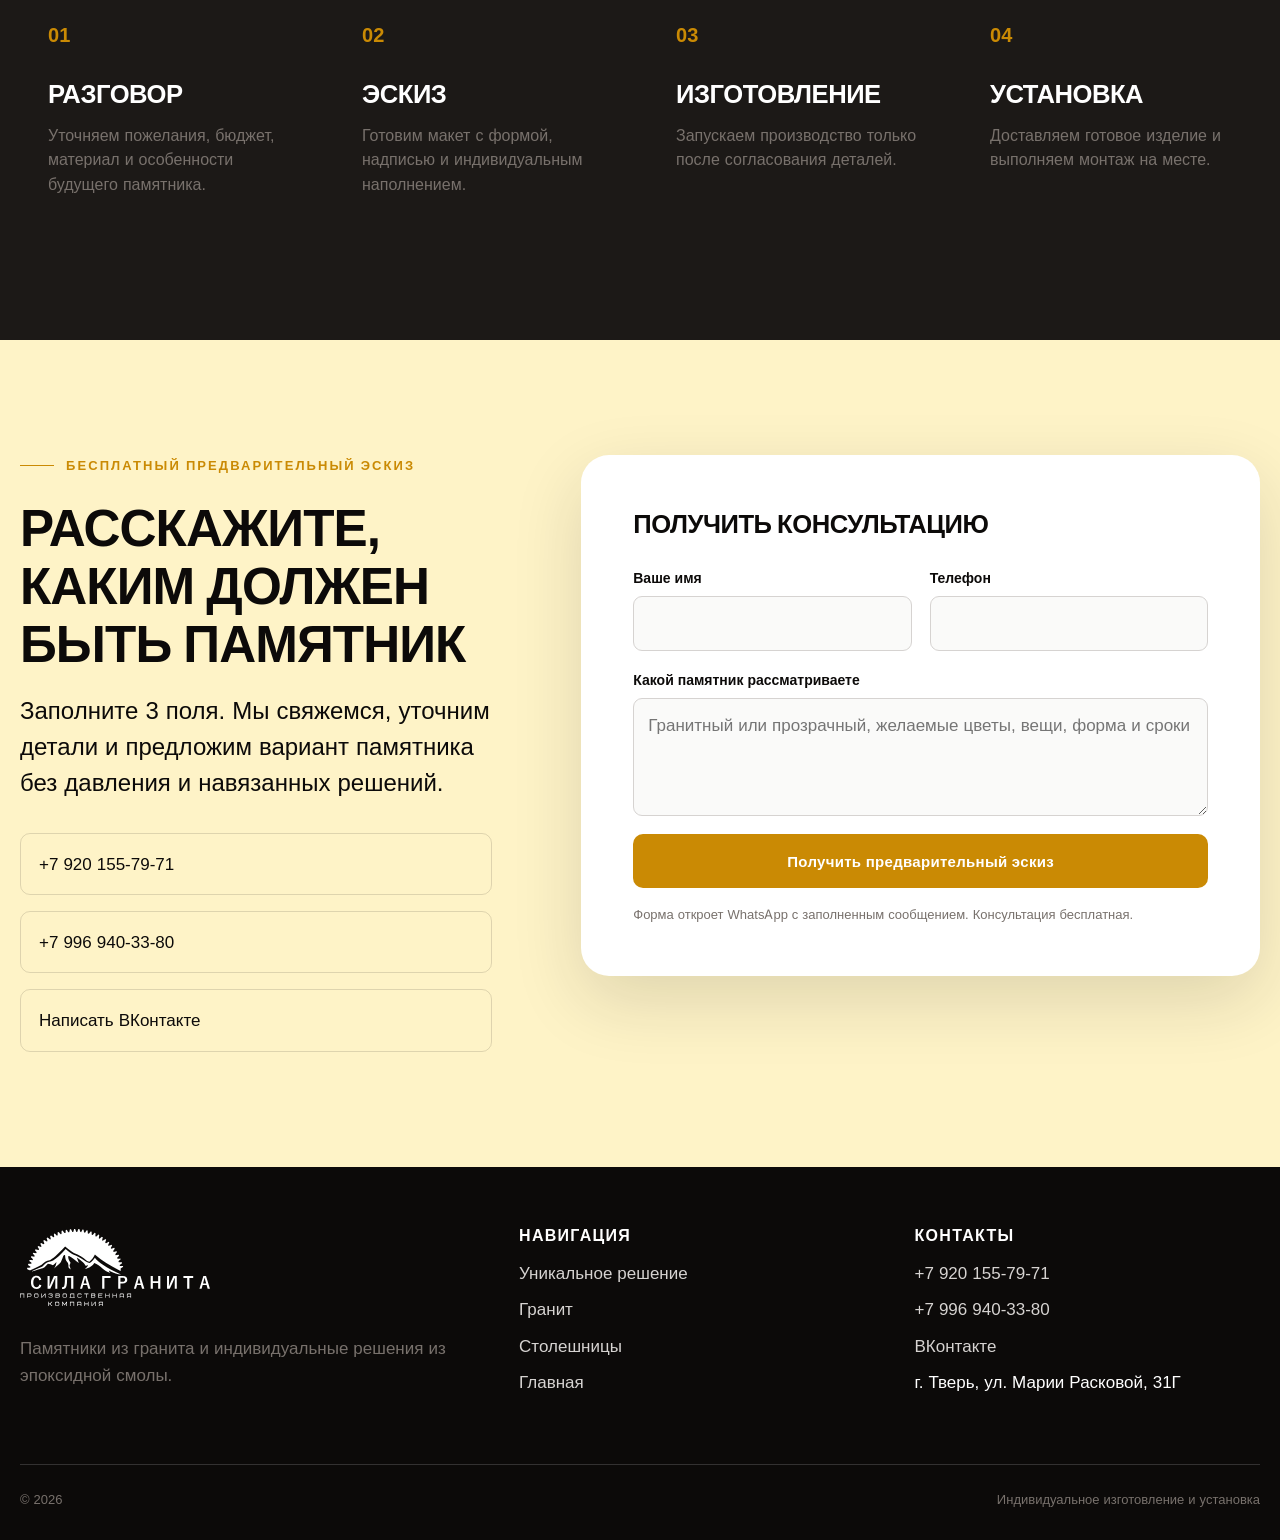
<file: deploy/pamyatniki/index.html>
<!doctype html>
<html lang="ru">
<head>
  <meta charset="utf-8">
  <meta name="viewport" content="width=device-width,initial-scale=1">
  <title>Памятники из гранита и эпоксидной смолы на заказ в Твери</title>
  <meta name="description" content="Изготовление памятников из гранита и уникальных памятников из прозрачной эпоксидной смолы с цветами и памятными вещами. Макет, производство, доставка и установка.">
  <link rel="icon" href="../assets/brand/logo.svg" type="image/svg+xml">
  <link rel="stylesheet" href="../assets/css/design-system.css?v=7">
</head>
<body>
  <a class="skip-link" href="#content">Перейти к содержанию</a>
  <header class="site-header">
    <div class="nav-shell">
      <a class="brand brand--logo-only" href="../index.html" aria-label="Сила гранита — главная"><img src="../assets/brand/logo.svg" alt="Сила гранита"></a>
      <nav class="main-nav" aria-label="Основная навигация">
        <a href="../index.html">Главная</a>
        <a href="#unique">Уникальное решение</a>
        <a href="#stone">Материалы</a>
        <a href="#portfolio">Примеры</a>
        <a href="#calculation">Расчёт</a>
      </nav>
      <div class="header-phones"><a class="header-phone" href="tel:+79201557971">+7 920 155-79-71</a><a class="header-phone" href="tel:+79969403380">+7 996 940-33-80</a></div>
      <a class="social-link" href="https://vk.com/id1073057068" target="_blank" rel="noopener" aria-label="ВКонтакте"><svg viewBox="0 0 24 24" fill="currentColor"><path d="M12.8 17.3c-5.5 0-8.7-3.8-8.9-10.1h2.8c.1 4.6 2.1 6.6 3.7 7V7.2h2.7v4c1.6-.2 3.4-2.1 4-4h2.7a7.8 7.8 0 0 1-3.7 5.1 8 8 0 0 1 4.3 5h-3c-.7-1.8-2.4-3.2-4.3-3.4v3.4h-.3z"/></svg></a>
      <a class="btn" href="#calculation">Получить эскиз</a>
      <button class="menu-toggle" type="button" aria-label="Открыть меню" aria-expanded="false"><svg viewBox="0 0 24 24" fill="none" stroke="currentColor" stroke-width="1.8"><path d="M4 7h16M4 12h16M4 17h16"/></svg></button>
    </div>
  </header>

  <main id="content">
    <section class="hero memorial-hero">
      <div class="container memorial-hero-grid">
        <div>
          <p class="eyebrow">Памятники на заказ в Твери</p>
          <h1>Память, воплощённая <span class="gold">в уникальной форме</span></h1>
          <p class="lead">Создадим памятник, который сохранит имя и личную историю: из натурального гранита или прозрачной эпоксидной смолы с цветами и памятными вещами внутри.</p>
          <div class="actions"><a class="btn" href="#calculation">Получить бесплатный эскиз</a><a class="btn btn--outline" href="tel:+79969403380">Поговорить с мастером</a></div>
          <ul class="check-list">
            <li><svg viewBox="0 0 24 24" fill="none" stroke="currentColor" stroke-width="2"><path d="m5 12 4 4L19 6"/></svg><span>Индивидуальный дизайн и согласование макета</span></li>
            <li><svg viewBox="0 0 24 24" fill="none" stroke="currentColor" stroke-width="2"><path d="m5 12 4 4L19 6"/></svg><span>Собственное производство без посредников</span></li>
            <li><svg viewBox="0 0 24 24" fill="none" stroke="currentColor" stroke-width="2"><path d="m5 12 4 4L19 6"/></svg><span>Доставка и аккуратная установка</span></li>
          </ul>
        </div>
        <div class="memorial-hero-image memorial-hero-image--classic"><img src="../assets/images/memorials/hero-classic.jpg" alt="Эстетичный мемориальный комплекс из натурального гранита"></div>
      </div>
    </section>

    <section class="section" id="unique">
      <div class="container unique-offer">
        <div class="unique-offer__image reveal"><img src="../assets/images/memorials/epoxy-magnolia-anna.png" alt="Памятник из прозрачной смолы с цветами" loading="lazy"></div>
        <div class="reveal">
          <p class="eyebrow">Решение, которого нет в обычном каталоге</p>
          <h2>Личная история внутри прозрачного памятника</h2>
          <p class="lead muted">В прозрачную эпоксидную смолу можно заключить композицию, связанную с человеком: любимые цветы, памятные вещи, символ профессии, увлечения или семейную реликвию.</p>
          <p>Каждый такой памятник создаётся индивидуально и не повторяется. Наполнение, цвет, форма, имя и надпись согласуются до производства.</p>
          <div class="feature-grid">
            <article class="feature-card"><svg viewBox="0 0 24 24" fill="none" stroke="currentColor" stroke-width="1.8"><path d="M12 21s-7-4.4-7-11a4 4 0 0 1 7-2.7A4 4 0 0 1 19 10c0 6.6-7 11-7 11z"/></svg><h3>Личное наполнение</h3><p>Цветы, вещи и детали, которые связаны с памятью о близком.</p></article>
            <article class="feature-card"><svg viewBox="0 0 24 24" fill="none" stroke="currentColor" stroke-width="1.8"><path d="M12 3v18M3 12h18"/></svg><h3>Единственный экземпляр</h3><p>Композиция создаётся вручную и не может быть полностью повторена.</p></article>
            <article class="feature-card"><svg viewBox="0 0 24 24" fill="none" stroke="currentColor" stroke-width="1.8"><path d="m5 12 4 4L19 6"/></svg><h3>Макет до запуска</h3><p>Покажем расположение имени, дат и наполнения до изготовления.</p></article>
          </div>
          <div class="actions"><a class="btn" href="#calculation">Обсудить индивидуальный памятник</a></div>
        </div>
      </div>
    </section>

    <section class="section section--soft" id="stone">
      <div class="container intro-grid">
        <div class="reveal"><p class="eyebrow">Натуральный гранит</p><h2>Классический материал с проверенной долговечностью</h2><p class="lead muted">Гранит устойчив к морозу, осадкам и перепадам температуры. Мы подбираем породу, толщину, форму и обработку поверхности под проект и место установки.</p><ul class="check-list"><li><svg viewBox="0 0 24 24" fill="none" stroke="currentColor" stroke-width="2"><path d="m5 12 4 4L19 6"/></svg><span>Чёрный, серый, красный и комбинированный гранит</span></li><li><svg viewBox="0 0 24 24" fill="none" stroke="currentColor" stroke-width="2"><path d="m5 12 4 4L19 6"/></svg><span>Гравировка портрета, текста и декоративных элементов</span></li><li><svg viewBox="0 0 24 24" fill="none" stroke="currentColor" stroke-width="2"><path d="m5 12 4 4L19 6"/></svg><span>Одиночные памятники и семейные комплексы</span></li></ul></div>
        <div class="image-frame reveal"><img src="../assets/images/memorials/catalog.jpg" alt="Каталог памятников из разных пород гранита" loading="lazy"></div>
      </div>
    </section>

    <section class="section" id="portfolio">
      <div class="container">
        <div class="reveal"><p class="eyebrow">Примеры решений</p><h2>От классики до полностью личного проекта</h2></div>
        <div class="carousel carousel--image-only reveal" data-carousel tabindex="0" aria-label="Примеры памятников">
          <div class="carousel__viewport"><div class="carousel__track">
            <article class="carousel__slide"><div class="carousel__media"><img src="../assets/images/memorials/bench.jpg" alt="Гранитные стол и скамья для мемориального комплекса"></div></article>
            <article class="carousel__slide"><div class="carousel__media"><img src="../assets/images/memorials/wide-complexes.jpg" alt="Готовые мемориальные комплексы из гранита"></div></article>
            <article class="carousel__slide"><div class="carousel__media"><img src="../assets/images/memorials/black-crosses.jpg" alt="Чёрные гранитные памятники с православным крестом"></div></article>
            <article class="carousel__slide"><div class="carousel__media"><img src="../assets/images/memorials/epoxy-red-roses-russian.png" alt="Памятник из прозрачной смолы с красными розами и русскими данными женщины"></div></article>
          </div></div>
          <div class="carousel__controls"><span class="carousel__counter"><span data-carousel-current>01</span> / 04</span><div class="carousel__buttons"><button class="icon-btn" data-carousel-prev aria-label="Предыдущий пример"><svg viewBox="0 0 24 24" fill="none" stroke="currentColor" stroke-width="2"><path d="m15 18-6-6 6-6"/></svg></button><button class="icon-btn" data-carousel-next aria-label="Следующий пример"><svg viewBox="0 0 24 24" fill="none" stroke="currentColor" stroke-width="2"><path d="m9 18 6-6-6-6"/></svg></button></div></div>
        </div>
      </div>
    </section>

    <section class="section section--dark">
      <div class="container"><div class="reveal"><p class="eyebrow">Как проходит заказ</p><h2>Бережно и без лишней неопределённости</h2></div><div class="process"><article class="process__item reveal"><h3>Разговор</h3><p>Уточняем пожелания, бюджет, материал и особенности будущего памятника.</p></article><article class="process__item reveal"><h3>Эскиз</h3><p>Готовим макет с формой, надписью и индивидуальным наполнением.</p></article><article class="process__item reveal"><h3>Изготовление</h3><p>Запускаем производство только после согласования деталей.</p></article><article class="process__item reveal"><h3>Установка</h3><p>Доставляем готовое изделие и выполняем монтаж на месте.</p></article></div></div>
    </section>

    <section class="section section--gold" id="calculation">
      <div class="container contact-layout">
        <div class="reveal"><p class="eyebrow">Бесплатный предварительный эскиз</p><h2>Расскажите, каким должен быть памятник</h2><p class="lead">Заполните 3 поля. Мы свяжемся, уточним детали и предложим вариант памятника без давления и навязанных решений.</p><div class="contact-list"><a class="contact-item" style="color:var(--ink);border-color:var(--line)" href="tel:+79201557971"><span>+7 920 155-79-71</span></a><a class="contact-item" style="color:var(--ink);border-color:var(--line)" href="tel:+79969403380"><span>+7 996 940-33-80</span></a><a class="contact-item" style="color:var(--ink);border-color:var(--line)" href="https://vk.com/id1073057068" target="_blank" rel="noopener"><span>Написать ВКонтакте</span></a></div></div>
        <form class="form-card reveal" data-whatsapp-form>
          <h3>Получить консультацию</h3>
          <div class="form-grid">
            <div class="field"><label for="m-name">Ваше имя</label><input id="m-name" name="name" autocomplete="name" required></div>
            <div class="field"><label for="m-phone">Телефон</label><input id="m-phone" name="phone" type="tel" inputmode="tel" autocomplete="tel" required></div>
            <input type="hidden" name="product" value="Памятник">
            <div class="field field--wide"><label for="m-message">Какой памятник рассматриваете</label><textarea id="m-message" name="message" placeholder="Гранитный или прозрачный, желаемые цветы, вещи, форма и сроки"></textarea></div>
            <div class="field field--wide"><button class="btn" type="submit">Получить предварительный эскиз</button></div>
          </div>
          <p class="form-note">Форма откроет WhatsApp с заполненным сообщением. Консультация бесплатная.</p>
        </form>
      </div>
    </section>
  </main>

  <footer class="site-footer"><div class="container"><div class="footer-grid"><div><a class="brand footer-brand-only" href="../index.html"><img src="../assets/brand/logo.svg" alt="Сила гранита"></a><p class="muted">Памятники из гранита и индивидуальные решения из эпоксидной смолы.</p></div><div><h3>Навигация</h3><ul class="footer-links"><li><a href="#unique">Уникальное решение</a></li><li><a href="#stone">Гранит</a></li><li><a href="../kuhni/index.html">Столешницы</a></li><li><a href="../index.html">Главная</a></li></ul></div><div><h3>Контакты</h3><ul class="footer-links"><li><a href="tel:+79201557971">+7 920 155-79-71</a></li><li><a href="tel:+79969403380">+7 996 940-33-80</a></li><li><a href="https://vk.com/id1073057068">ВКонтакте</a></li><li>г. Тверь, ул. Марии Расковой, 31Г</li></ul></div></div><div class="footer-bottom"><span>© <span data-year></span></span><span>Индивидуальное изготовление и установка</span></div></div></footer>
  <script src="../assets/js/site.js"></script>
</body>
</html>
</file>
<file: deploy/assets/css/design-system.css>
@font-face {
  font-family: "Oswald";
  src: url("../fonts.gstatic.com/s/oswald/v57/TK3iWkUHHAIjg752Fz8Ghe4.woff2") format("woff2");
  font-weight: 300 700;
  font-display: swap;
}
@font-face {
  font-family: "Inter";
  src: url("../fonts.gstatic.com/s/inter/v20/UcC73FwrK3iLTeHuS_nVMrMxCp50SjIa2JL7SUc.woff2") format("woff2");
  font-weight: 300 700;
  font-display: swap;
}

:root {
  --ink: #0c0a09;
  --stone-950: #1c1917;
  --stone-900: #292524;
  --stone-700: #44403c;
  --stone-500: #78716c;
  --stone-300: #d6d3d1;
  --stone-100: #f5f5f4;
  --paper: #fafaf9;
  --white: #fff;
  --gold: #ca8a04;
  --gold-light: #f4c84a;
  --gold-pale: #fef3c7;
  --line: rgba(28, 25, 23, 0.14);
  --line-dark: rgba(255, 255, 255, 0.16);
  --shadow: 0 24px 70px rgba(28, 25, 23, 0.14);
  --radius-sm: 10px;
  --radius: 18px;
  --radius-lg: 28px;
  --container: 1240px;
  --header: 84px;
  --ease: cubic-bezier(.2, .8, .2, 1);
}

*, *::before, *::after { box-sizing: border-box; }
html { max-width: 100%; overflow-x: hidden; scroll-behavior: smooth; }
body {
  width: 100%; max-width: 100%; margin: 0;
  overflow-x: hidden;
  background: var(--paper);
  color: var(--ink);
  font-family: "Inter", Arial, sans-serif;
  font-size: 17px;
  line-height: 1.55;
  -webkit-font-smoothing: antialiased;
  overflow-wrap: normal;
  word-break: normal;
  hyphens: none;
}
body.menu-open { overflow: hidden; }
img { display: block; max-width: 100%; }
a { color: inherit; }
button, input, textarea, select { font: inherit; }
button, a { -webkit-tap-highlight-color: transparent; }
:focus-visible { outline: 3px solid var(--gold-light); outline-offset: 4px; }

.skip-link {
  position: fixed; z-index: 1000; top: 12px; left: 12px;
  padding: 10px 16px; transform: translateY(-160%);
  border-radius: 8px; background: var(--white); color: var(--ink);
}
.skip-link:focus { transform: translateY(0); }
.container { width: min(calc(100% - 40px), var(--container)); margin-inline: auto; }
.section { padding: clamp(76px, 9vw, 132px) 0; }
.section--dark { background: var(--stone-950); color: var(--white); }
.section--soft { background: var(--stone-100); }
.section--gold { background: var(--gold-pale); }

.eyebrow {
  display: flex; align-items: center; gap: 12px;
  margin: 0 0 18px; color: var(--gold);
  font-size: 13px; font-weight: 700; letter-spacing: .16em; text-transform: uppercase;
}
.eyebrow::before { width: 34px; height: 1px; background: currentColor; content: ""; }
.display, h1, h2, h3 {
  margin: 0; font-family: "Oswald", Arial, sans-serif;
  font-weight: 600; line-height: 1.14; letter-spacing: -.018em; text-transform: uppercase;
  overflow-wrap: normal; word-break: normal; hyphens: none;
}
.display { font-size: clamp(46px, 6vw, 88px); }
h1 { font-size: clamp(42px, 5.5vw, 80px); }
h2 { font-size: clamp(34px, 4.2vw, 56px); }
h3 { font-size: clamp(22px, 2vw, 30px); }
.lead { max-width: 720px; font-size: clamp(19px, 2vw, 24px); line-height: 1.5; }
.muted { color: var(--stone-500); }
.section--dark .muted { color: var(--stone-300); }
.gold { color: var(--gold-light); }

.btn {
  display: inline-flex; min-height: 54px; align-items: center; justify-content: center; gap: 10px;
  padding: 14px 24px; border: 1px solid transparent; border-radius: var(--radius-sm);
  background: var(--gold); color: var(--white); cursor: pointer;
  font-size: 15px; font-weight: 700; letter-spacing: .02em; text-decoration: none;
  transition: background-color .2s, color .2s, border-color .2s, box-shadow .2s;
}
.btn:hover { background: #a66f03; box-shadow: 0 12px 30px rgba(202, 138, 4, .25); }
.btn--light { background: var(--white); color: var(--ink); }
.btn--light:hover { background: var(--stone-100); }
.btn--outline { border-color: currentColor; background: transparent; color: inherit; box-shadow: none; }
.btn--outline:hover { border-color: var(--gold); background: var(--gold); color: var(--white); box-shadow: none; }
.btn svg { width: 18px; height: 18px; }
.actions { display: flex; flex-wrap: wrap; gap: 12px; margin-top: 32px; }

.site-header {
  position: fixed; z-index: 50; top: 14px; right: 14px; left: 14px;
  transition: background-color .25s, box-shadow .25s, transform .25s;
}
.nav-shell {
  position: relative; display: flex; min-height: 96px; align-items: center; gap: 20px;
  width: min(100%, 1320px); margin: auto; padding: 10px 14px 10px 20px;
  border: 1px solid rgba(255,255,255,.18); border-radius: 18px;
  background: rgba(28,25,23,.84); color: var(--white);
  box-shadow: 0 14px 45px rgba(0,0,0,.12); backdrop-filter: blur(18px);
}
.brand { display: inline-flex; flex: 0 0 auto; align-items: center; gap: 12px; text-decoration: none; }
.brand img { width: 112px; height: 68px; object-fit: contain; }
.brand span { font-family: "Oswald", Arial, sans-serif; font-size: 30px; font-weight: 600; letter-spacing: .04em; text-transform: uppercase; }
.brand--logo-only img { width: 224px; height: 92px; }
.brand--logo-only span { display: none; }
.main-nav {
  position: absolute; left: 50%; display: flex; align-items: center; gap: 17px;
  margin: 0; transform: translateX(-50%);
}
.main-nav a {
  position: relative; padding: 12px 0; color: rgba(255,255,255,.86);
  font-size: 14px; font-weight: 600; text-decoration: none;
  transition: color .2s;
}
.main-nav a::after {
  position: absolute; right: 0; bottom: 7px; left: 0; height: 1px;
  transform: scaleX(0); transform-origin: right; background: var(--gold-light);
  content: ""; transition: transform .25s var(--ease);
}
.main-nav a:hover, .main-nav a[aria-current="page"] { color: var(--gold-light); }
.main-nav a:hover::after, .main-nav a[aria-current="page"]::after { transform: scaleX(1); transform-origin: left; }
.header-phones { display: grid; gap: 2px; }
.nav-shell > .header-phones { margin-left: auto; }
.header-phone { color: var(--white); font-size: 13px; font-weight: 700; line-height: 1.25; text-decoration: none; white-space: nowrap; }
.social-link {
  display: grid; width: 42px; height: 42px; flex: 0 0 auto; place-items: center;
  border: 1px solid var(--line-dark); border-radius: 11px; color: var(--white); text-decoration: none;
  transition: border-color .2s, background-color .2s, color .2s;
}
.social-link:hover { border-color: var(--gold); background: var(--gold); color: var(--white); }
.social-link svg { width: 21px; height: 21px; }
.menu-toggle {
  display: none; width: 46px; height: 46px; margin-left: auto;
  border: 1px solid var(--line-dark); border-radius: 12px; background: transparent; color: var(--white); cursor: pointer;
}
.menu-toggle svg { width: 24px; height: 24px; }

.hero {
  position: relative; min-height: min(900px, 100svh); display: grid; align-items: end;
  overflow: hidden; padding: calc(var(--header) + 92px) 0 88px; background: var(--stone-950); color: var(--white);
}
.hero__image, .hero__veil { position: absolute; inset: 0; }
.hero__image { width: 100%; height: 100%; object-fit: cover; }
.hero__veil { background: linear-gradient(90deg, rgba(12,10,9,.9) 0%, rgba(12,10,9,.68) 48%, rgba(12,10,9,.18) 100%); }
.hero__content { position: relative; z-index: 2; max-width: 850px; }
.hero__content { min-width: 0; }
.hero__content .lead { color: rgba(255,255,255,.82); }
.hero__content--center { width: min(calc(100% - 40px), 940px); max-width: 940px; margin-inline: auto; text-align: center; }
.hero__content--center .lead { margin-inline: auto; }
.hero__content--center .actions, .hero__content--center .hero__meta { justify-content: center; }
.hero-offer {
  display: block; font-size: clamp(42px, 5vw, 72px); line-height: 1.08;
}
.hero-offer__sub { display: block; margin-top: 24px; font-size: clamp(22px, 3vw, 38px); font-weight: 500; text-transform: none; }
.hero-offer__price { display: block; margin-top: 10px; color: var(--gold-light); font-size: clamp(24px, 3.4vw, 44px); }
.hero__meta {
  display: grid; grid-template-columns: repeat(3, auto); justify-content: start;
  gap: 24px; margin-top: 52px;
}
.hero__stat { padding-left: 18px; border-left: 1px solid rgba(255,255,255,.3); }
.hero__stat strong { display: block; font: 600 28px/1 "Oswald", sans-serif; color: var(--gold-light); }
.hero__stat span { display: block; margin-top: 6px; color: rgba(255,255,255,.7); font-size: 13px; }

.intro-grid { display: grid; grid-template-columns: .9fr 1.1fr; gap: clamp(50px, 8vw, 120px); align-items: center; }
.intro-grid > *, .contact-layout > *, .unique-offer > *, .memorial-hero-grid > * { min-width: 0; }
.image-frame { position: relative; }
.image-frame img { width: 100%; aspect-ratio: 4/5; border-radius: var(--radius-lg); object-fit: cover; box-shadow: var(--shadow); }
.image-frame::after {
  position: absolute; right: -18px; bottom: -18px; width: 45%; height: 45%;
  border-right: 1px solid var(--gold); border-bottom: 1px solid var(--gold); content: "";
}
.check-list { display: grid; gap: 16px; padding: 0; margin: 32px 0 0; list-style: none; }
.check-list li { display: grid; grid-template-columns: 26px 1fr; gap: 12px; align-items: start; }
.check-list svg { width: 22px; color: var(--gold); }

.cards { display: grid; grid-template-columns: repeat(3, 1fr); gap: 22px; margin-top: 54px; }
.service-card {
  position: relative; min-height: 480px; overflow: hidden; border-radius: var(--radius);
  background: var(--stone-900); color: var(--white); text-decoration: none; box-shadow: var(--shadow);
}
.service-card img { width: 100%; height: 100%; object-fit: cover; transition: transform .7s var(--ease); }
.service-card::after { position: absolute; inset: 0; background: linear-gradient(0deg, rgba(12,10,9,.9), transparent 72%); content: ""; }
.service-card__body { position: absolute; z-index: 2; right: 28px; bottom: 28px; left: 28px; }
.service-card__body p { margin: 10px 0 0; color: rgba(255,255,255,.72); }
.service-card:hover img { transform: scale(1.035); }
.service-card--plain {
  display: flex; flex-direction: column; justify-content: space-between; padding: 34px;
  border: 1px solid var(--line); background: var(--white); color: var(--ink);
}
.service-card--plain::after { display: none; }
.service-card__number { color: var(--gold); font: 600 60px/1 "Oswald", sans-serif; }

.metrics { display: grid; grid-template-columns: repeat(4, 1fr); border-top: 1px solid var(--line-dark); border-bottom: 1px solid var(--line-dark); }
.metric { padding: 42px 28px; border-right: 1px solid var(--line-dark); }
.metric:last-child { border: 0; }
.metric strong { display: block; color: var(--gold-light); font: 600 clamp(42px, 5vw, 70px)/1 "Oswald", sans-serif; }
.metric span { display: block; margin-top: 10px; color: var(--stone-300); }

.process { display: grid; grid-template-columns: repeat(4, 1fr); gap: 16px; margin-top: 54px; counter-reset: steps; }
.process__item { padding: 28px; border-top: 2px solid var(--stone-300); counter-increment: steps; }
.process__item::before {
  display: block; margin-bottom: 34px; color: var(--gold);
  font: 600 20px/1 "Oswald", sans-serif; content: "0" counter(steps);
}
.process__item h3 { font-size: clamp(22px, 2vw, 29px); }
.process__item p { margin-bottom: 0; color: var(--stone-500); font-size: 16px; }

.gift {
  position: relative; display: grid; grid-template-columns: .86fr 1.14fr; overflow: hidden;
  border-radius: var(--radius-lg); background: var(--stone-950); color: var(--white); box-shadow: var(--shadow);
}
.gift__copy { padding: clamp(42px, 6vw, 80px); }
.gift__copy p { color: var(--stone-300); }
.gift__media img { width: 100%; height: 100%; min-height: 620px; object-fit: cover; }
.gift__media img { object-position: 68% center; }
.badge {
  display: inline-flex; margin-bottom: 28px; padding: 8px 13px;
  border: 1px solid rgba(244,200,74,.45); border-radius: 999px;
  background: rgba(202,138,4,.14); color: var(--gold-light);
  font-size: 12px; font-weight: 700; letter-spacing: .12em; text-transform: uppercase;
}

.materials { display: grid; grid-template-columns: repeat(3, 1fr); gap: 24px; margin-top: 50px; }
.material-card { display: grid; grid-template-rows: auto 1fr; overflow: hidden; border: 1px solid var(--line); border-radius: var(--radius); background: var(--white); }
.material-card img { width: 100%; aspect-ratio: 16/10; object-fit: cover; }
.material-card__body { display: grid; grid-template-rows: auto 1fr auto; padding: 28px; }
.material-card__body h3 { font-size: clamp(22px, 2vw, 28px); }
.material-card__body p { color: var(--stone-500); font-size: 16px; }
.tags { display: flex; flex-wrap: wrap; gap: 8px; margin-top: 18px; }
.tag { padding: 7px 11px; border-radius: 999px; background: var(--stone-100); color: var(--stone-700); font-size: 13px; }

.catalog-grid { display: grid; grid-template-columns: repeat(4, 1fr); gap: 18px; margin-top: 48px; }
.catalog-card {
  display: grid; overflow: hidden; border: 1px solid var(--line); border-radius: var(--radius);
  background: var(--white); color: var(--ink); text-decoration: none; box-shadow: 0 12px 36px rgba(28,25,23,.07);
  transition: border-color .2s, box-shadow .2s;
}
.catalog-card:hover { border-color: var(--gold); box-shadow: var(--shadow); }
.catalog-card img { width: 100%; aspect-ratio: 4/3; object-fit: cover; }
.catalog-card__body { padding: 24px; }
.catalog-card__body { display: grid; grid-template-rows: auto 1fr auto; }
.catalog-card__body h3 { font-size: clamp(21px, 1.8vw, 26px); }
.catalog-card__body p { color: var(--stone-500); font-size: 15px; overflow-wrap: normal; word-break: normal; hyphens: none; }
.catalog-card__link { align-self: end; margin-top: 14px; color: var(--gold); font-weight: 700; text-decoration: none; }

.carousel { position: relative; margin-top: 48px; }
.carousel__viewport { overflow: hidden; border-radius: var(--radius-lg); }
.carousel__track { display: flex; transition: transform .5s var(--ease); }
.carousel__slide { min-width: 100%; }
.carousel__media { position: relative; min-height: 620px; background: var(--stone-900); }
.carousel__media img { position: absolute; inset: 0; width: 100%; height: 100%; object-fit: cover; }
.carousel__media::after { position: absolute; inset: 0; background: linear-gradient(0deg, rgba(12,10,9,.85), transparent 70%); content: ""; }
.carousel__caption { position: absolute; z-index: 2; right: 40px; bottom: 40px; left: 40px; color: var(--white); }
.carousel__caption p { max-width: 620px; color: var(--stone-300); }
.carousel__controls { display: flex; align-items: center; justify-content: space-between; gap: 16px; margin-top: 18px; }
.carousel__buttons { display: flex; gap: 10px; }
.icon-btn {
  display: grid; width: 50px; height: 50px; place-items: center; border: 1px solid var(--line);
  border-radius: 50%; background: var(--white); color: var(--ink); cursor: pointer; transition: background .2s, color .2s, border-color .2s;
}
.icon-btn:hover { border-color: var(--gold); background: var(--gold); color: var(--white); }
.icon-btn svg { width: 22px; height: 22px; }
.carousel__counter { color: var(--stone-500); font-weight: 700; letter-spacing: .08em; }
.carousel--image-only .carousel__caption { display: none; }
.carousel--image-only .carousel__media::after { display: none; }
.carousel--image-only .carousel__media { background: var(--stone-100); }
.carousel--image-only .carousel__media img { object-fit: contain; }
.carousel__viewport { touch-action: pan-y; }

.reviews-track { display: grid; grid-auto-columns: minmax(340px, 1fr); grid-auto-flow: column; gap: 18px; overflow-x: auto; padding: 8px 2px 18px; scroll-snap-type: x mandatory; scrollbar-width: thin; }
.review-card {
  min-height: 300px; padding: 32px; scroll-snap-align: start;
  border: 1px solid var(--line); border-radius: var(--radius); background: var(--white);
}
.review-card__stars { color: var(--gold); letter-spacing: .16em; }
.review-card blockquote { margin: 28px 0; color: var(--stone-700); font-size: 18px; }
.review-card strong { font-family: "Oswald", sans-serif; font-size: 20px; text-transform: uppercase; }

.map-card { overflow: hidden; min-height: 440px; border-radius: var(--radius-lg); box-shadow: var(--shadow); }
.map-card iframe { width: 100%; height: 100%; min-height: 440px; border: 0; }
.location-grid { display: grid; grid-template-columns: .75fr 1.25fr; gap: 36px; align-items: stretch; }
.location-panel { padding: 38px; border-radius: var(--radius-lg); background: var(--stone-950); color: var(--white); }
.location-panel h2 { font-size: clamp(32px, 3.8vw, 52px); }
.location-panel p, .location-panel a { overflow-wrap: normal; word-break: normal; hyphens: none; }

.memorial-hero { background: linear-gradient(135deg, #fff 0%, #f5f5f4 54%, #fef3c7 100%); color: var(--ink); }
.memorial-hero .hero__veil { display: none; }
.memorial-hero-grid { position: relative; z-index: 2; display: grid; grid-template-columns: 1.05fr .95fr; gap: 60px; align-items: center; }
.memorial-hero-image { align-self: end; }
.memorial-hero-image img { width: 100%; max-height: 790px; object-fit: contain; filter: drop-shadow(0 28px 40px rgba(28,25,23,.18)); }
.memorial-hero-image--classic { overflow: hidden; border-radius: var(--radius-lg); box-shadow: var(--shadow); }
.memorial-hero-image--classic img { height: min(650px, 70vh); object-fit: cover; filter: none; }
.unique-offer { display: grid; grid-template-columns: .92fr 1.08fr; gap: 48px; align-items: center; }
.unique-offer__image { overflow: hidden; border-radius: var(--radius-lg); background: var(--white); box-shadow: var(--shadow); }
.unique-offer__image img { width: 100%; max-height: 780px; object-fit: contain; }
.feature-grid { display: grid; grid-template-columns: repeat(2, minmax(0, 1fr)); gap: 18px; margin-top: 44px; }
.feature-card { min-width: 0; padding: 28px; overflow-wrap: normal; word-break: normal; hyphens: none; border: 1px solid var(--line); border-radius: var(--radius); background: var(--white); }
.feature-card:last-child { grid-column: 1 / -1; }
.feature-card svg { width: 32px; color: var(--gold); }
.feature-card h3 { margin-top: 24px; font-size: 24px; }
.feature-card p { font-size: 16px; }

.intro-grid h2 { font-size: clamp(34px, 3.8vw, 50px); }
.contact-layout h2 { font-size: clamp(34px, 4vw, 54px); }
.memorial-hero h1 { font-size: clamp(42px, 5vw, 76px); }

.contact-layout { display: grid; grid-template-columns: .82fr 1.18fr; gap: clamp(40px, 7vw, 100px); align-items: start; }
.contact-list { display: grid; gap: 16px; margin-top: 32px; }
.contact-item {
  display: flex; align-items: center; gap: 14px; padding: 17px 18px;
  border: 1px solid var(--line-dark); border-radius: var(--radius-sm);
  color: var(--white); text-decoration: none; transition: border-color .2s, background-color .2s;
}
.contact-item:hover { border-color: var(--gold); background: rgba(202,138,4,.1); }
.contact-item svg { width: 22px; color: var(--gold-light); }
.form-card { padding: clamp(28px, 5vw, 52px); border-radius: var(--radius-lg); background: var(--white); color: var(--ink); box-shadow: var(--shadow); }
.form-grid { display: grid; grid-template-columns: 1fr 1fr; gap: 18px; margin-top: 30px; }
.field { display: grid; gap: 8px; }
.field--wide { grid-column: 1 / -1; }
.field label { font-size: 14px; font-weight: 600; }
.field input, .field textarea, .field select {
  width: 100%; min-height: 52px; padding: 13px 14px;
  border: 1px solid var(--stone-300); border-radius: 9px; background: var(--paper); color: var(--ink);
  transition: border-color .2s, box-shadow .2s;
}
.field textarea { min-height: 118px; resize: vertical; }
.field input:focus, .field textarea:focus, .field select:focus {
  border-color: var(--gold); outline: 0; box-shadow: 0 0 0 4px rgba(202,138,4,.14);
}
.form-note { margin: 16px 0 0; color: var(--stone-500); font-size: 13px; }

.hero-contact-bar {
  position: absolute; z-index: 4; top: 130px; left: 50%; display: flex; align-items: center; gap: 10px;
  transform: translateX(-50%);
}
.round-contact {
  display: inline-flex; width: 54px; height: 54px; align-items: center; justify-content: center;
  border: 1px solid rgba(255,255,255,.35); border-radius: 50%; background: rgba(28,25,23,.76); color: var(--white);
  text-decoration: none; backdrop-filter: blur(12px); transition: background .2s, border-color .2s;
}
.round-contact:hover { border-color: var(--gold); background: var(--gold); }
.round-contact svg { width: 23px; height: 23px; }
.hero-contact-bar .btn { min-height: 54px; border-radius: 999px; }

.faq { max-width: 920px; margin: 48px auto 0; }
.faq details { border-top: 1px solid var(--line); }
.faq details:last-child { border-bottom: 1px solid var(--line); }
.faq summary {
  display: flex; align-items: center; justify-content: space-between; gap: 24px;
  padding: 24px 4px; cursor: pointer; font-family: "Oswald", sans-serif; font-size: clamp(20px, 2.2vw, 28px); font-weight: 500;
  list-style: none;
}
.faq summary::-webkit-details-marker { display: none; }
.faq summary::after { flex: 0 0 auto; color: var(--gold); font-size: 30px; content: "+"; }
.faq details[open] summary::after { content: "−"; }
.faq__answer { max-width: 780px; padding: 0 4px 24px; color: var(--stone-500); }

.footer-brand-only img { width: 190px; height: 86px; }
.footer-brand-only span { display: none; }

.site-footer { padding: 58px 0 30px; background: #0c0a09; color: var(--white); }
.footer-grid { display: grid; grid-template-columns: 1.3fr 1fr 1fr; gap: 50px; }
.site-footer h3 { font-family: "Oswald", sans-serif; font-size: 16px; letter-spacing: .08em; text-transform: uppercase; }
.footer-links { display: grid; gap: 10px; padding: 0; list-style: none; }
.footer-links a { color: var(--stone-300); text-decoration: none; transition: color .2s; }
.footer-links a:hover { color: var(--gold-light); }
.footer-bottom { display: flex; justify-content: space-between; gap: 20px; margin-top: 52px; padding-top: 24px; border-top: 1px solid var(--line-dark); color: var(--stone-500); font-size: 13px; }

.reveal { opacity: 0; transform: translateY(22px); transition: opacity .7s var(--ease), transform .7s var(--ease); }
.reveal.visible { opacity: 1; transform: none; }

@media (max-width: 1220px) {
  .main-nav, .header-phones, .nav-shell > .btn, .nav-shell > .social-link { display: none; }
  .menu-toggle { display: grid; place-items: center; }
  .main-nav.open {
    position: fixed; inset: 98px 14px auto; display: grid; gap: 0; padding: 20px;
    transform: none;
    border: 1px solid var(--line-dark); border-radius: 16px; background: rgba(28,25,23,.98); box-shadow: var(--shadow);
  }
  .main-nav.open a { padding: 15px; border-bottom: 1px solid var(--line-dark); }
  .main-nav.open a:last-child { border-bottom: 0; }
  .intro-grid, .contact-layout { grid-template-columns: 1fr; }
  .cards { grid-template-columns: repeat(2, 1fr); }
  .service-card:last-child { grid-column: 1 / -1; min-height: 320px; }
  .process { grid-template-columns: repeat(2, 1fr); }
  .gift { grid-template-columns: 1fr; }
  .gift__media { order: -1; }
  .gift__media img { min-height: 420px; }
  .gift__media { background: var(--stone-900); }
  .gift__media img { object-fit: contain; object-position: center; }
  .catalog-grid { grid-template-columns: repeat(2, 1fr); }
  .materials { grid-template-columns: repeat(2, 1fr); }
  .location-grid, .memorial-hero-grid, .unique-offer { grid-template-columns: 1fr; }
  .memorial-hero { padding-top: 150px; }
  .memorial-hero-image img { max-height: 620px; }
  .feature-grid { grid-template-columns: repeat(2, 1fr); }
  .hero-contact-bar { top: 112px; }
}

@media (max-width: 1500px) and (min-width: 1051px) {
  .nav-shell > .btn { display: none; }
}

@media (max-width: 700px) {
  :root { --header: 74px; }
  body { font-size: 16px; }
  .container { width: min(calc(100% - 28px), var(--container)); }
  .site-header { top: 8px; right: 8px; left: 8px; }
  .nav-shell { min-height: 74px; padding: 8px 9px 8px 14px; border-radius: 14px; }
  .brand img { width: 74px; height: 48px; }
  .brand span { font-size: 21px; }
  .brand--logo-only img { width: 148px; height: 60px; }
  .menu-toggle { width: 44px; height: 44px; }
  .main-nav.open { inset: 82px 8px auto; }
  .hero { min-height: auto; align-items: start; padding-top: 122px; padding-bottom: 58px; }
  .hero__veil { background: linear-gradient(0deg, rgba(12,10,9,.94), rgba(12,10,9,.34)); }
  .hero__meta { grid-template-columns: 1fr; gap: 14px; margin-top: 36px; }
  .hero__stat { display: flex; align-items: baseline; gap: 10px; }
  .hero__stat span { margin: 0; }
  .cards, .materials, .metrics, .process, .form-grid, .footer-grid { grid-template-columns: 1fr; }
  .service-card, .service-card:last-child { min-height: 430px; grid-column: auto; }
  .metric { border-right: 0; border-bottom: 1px solid var(--line-dark); }
  .metric:last-child { border-bottom: 0; }
  .gift__media img { min-height: 320px; }
  .gift__media img { object-position: center; }
  .image-frame::after { right: 0; bottom: -10px; }
  .catalog-grid, .feature-grid { grid-template-columns: 1fr; }
  .carousel__media { min-height: 480px; }
  .carousel__caption { right: 22px; bottom: 24px; left: 22px; }
  .reviews-track { grid-auto-columns: minmax(290px, 88vw); }
  .location-panel { padding: 28px; }
  .memorial-hero { min-height: auto; padding-top: 118px; }
  .memorial-hero-grid { gap: 30px; }
  .memorial-hero-image img { max-height: 480px; }
  .hero-contact-bar { top: 90px; width: calc(100% - 28px); flex-wrap: wrap; justify-content: center; }
  .round-contact { width: 48px; height: 48px; }
  .hero-contact-bar .btn { min-height: 48px; padding-inline: 18px; }
  .hero--with-contact-bar { padding-top: 228px; }
  .hero__content--center { width: calc(100% - 28px); }
  .hero-offer { font-size: clamp(36px, 10.5vw, 42px); line-height: 1.1; }
  .hero-offer__sub { margin-top: 18px; font-size: 20px; line-height: 1.35; }
  .hero-offer__price { font-size: 28px; }
  .section--dark h2 { font-size: 31px; }
  .catalog-card__body { padding: 20px; }
  .catalog-card__body h3 { font-size: 24px; }
  .catalog-card__body p, .catalog-card__link { font-size: 14px; }
  .location-panel h2 { font-size: 34px; }
  .process__item h3, .form-card h3 { font-size: 25px; }
  .feature-card h3 { font-size: 24px; }
  .process__item p, .form-card, .contact-layout p { overflow-wrap: normal; word-break: normal; hyphens: none; }
  .field--wide { grid-column: auto; }
  .footer-bottom { flex-direction: column; }
}

@media (prefers-reduced-motion: reduce) {
  html { scroll-behavior: auto; }
  *, *::before, *::after { animation-duration: .01ms !important; animation-iteration-count: 1 !important; transition-duration: .01ms !important; }
  .reveal { opacity: 1; transform: none; }
}
</file>
